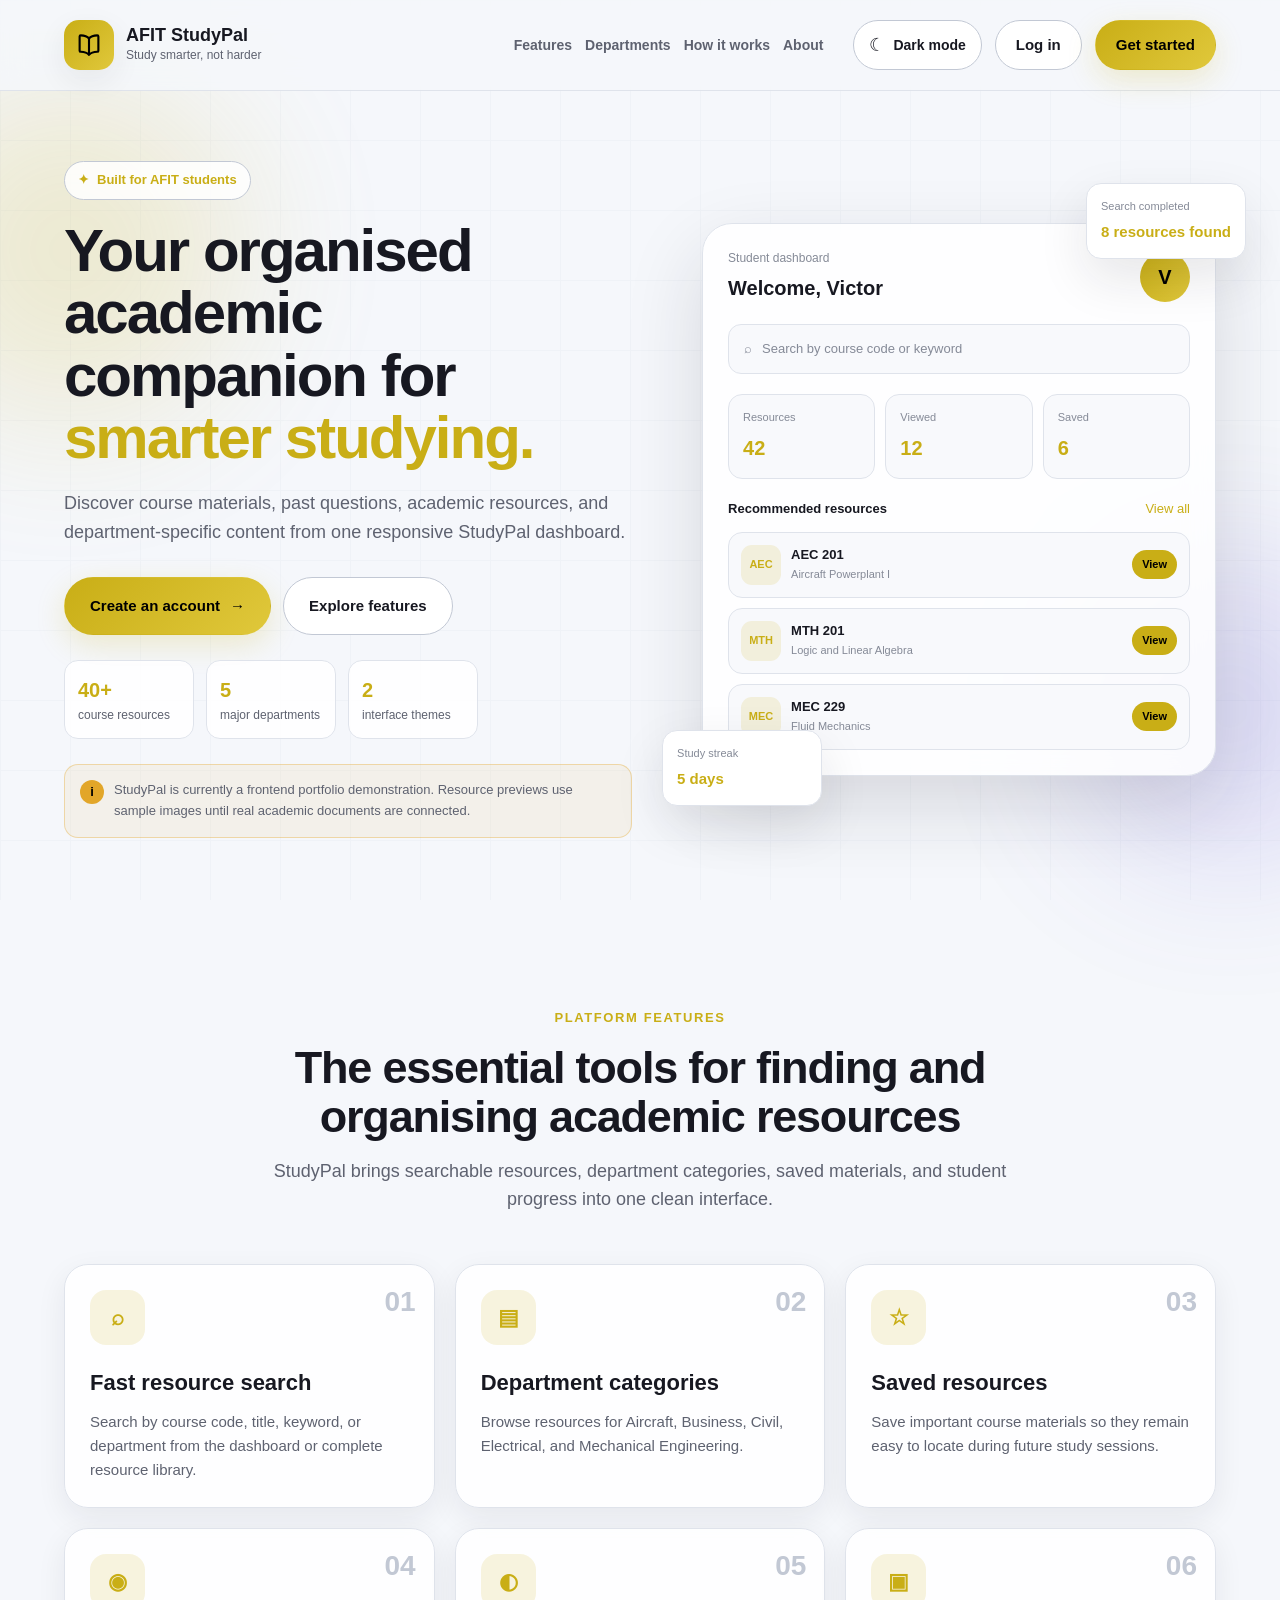
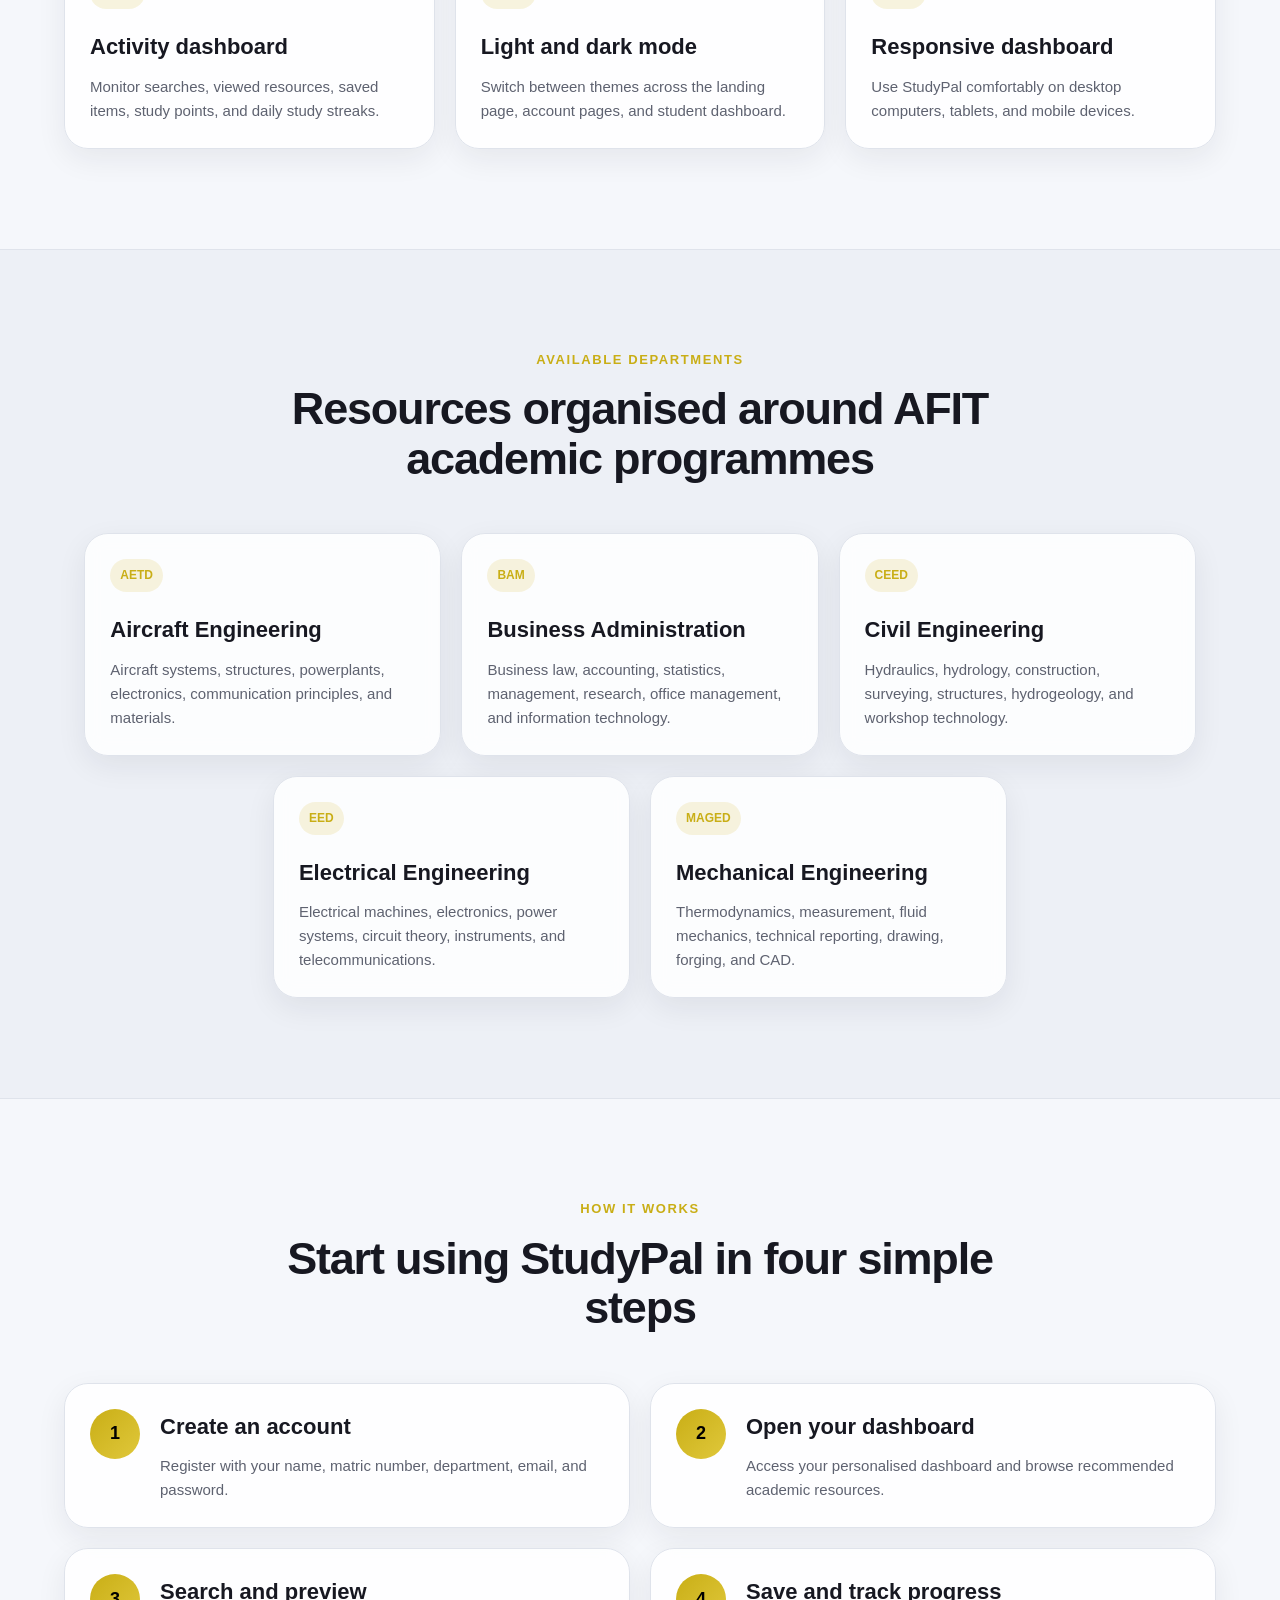
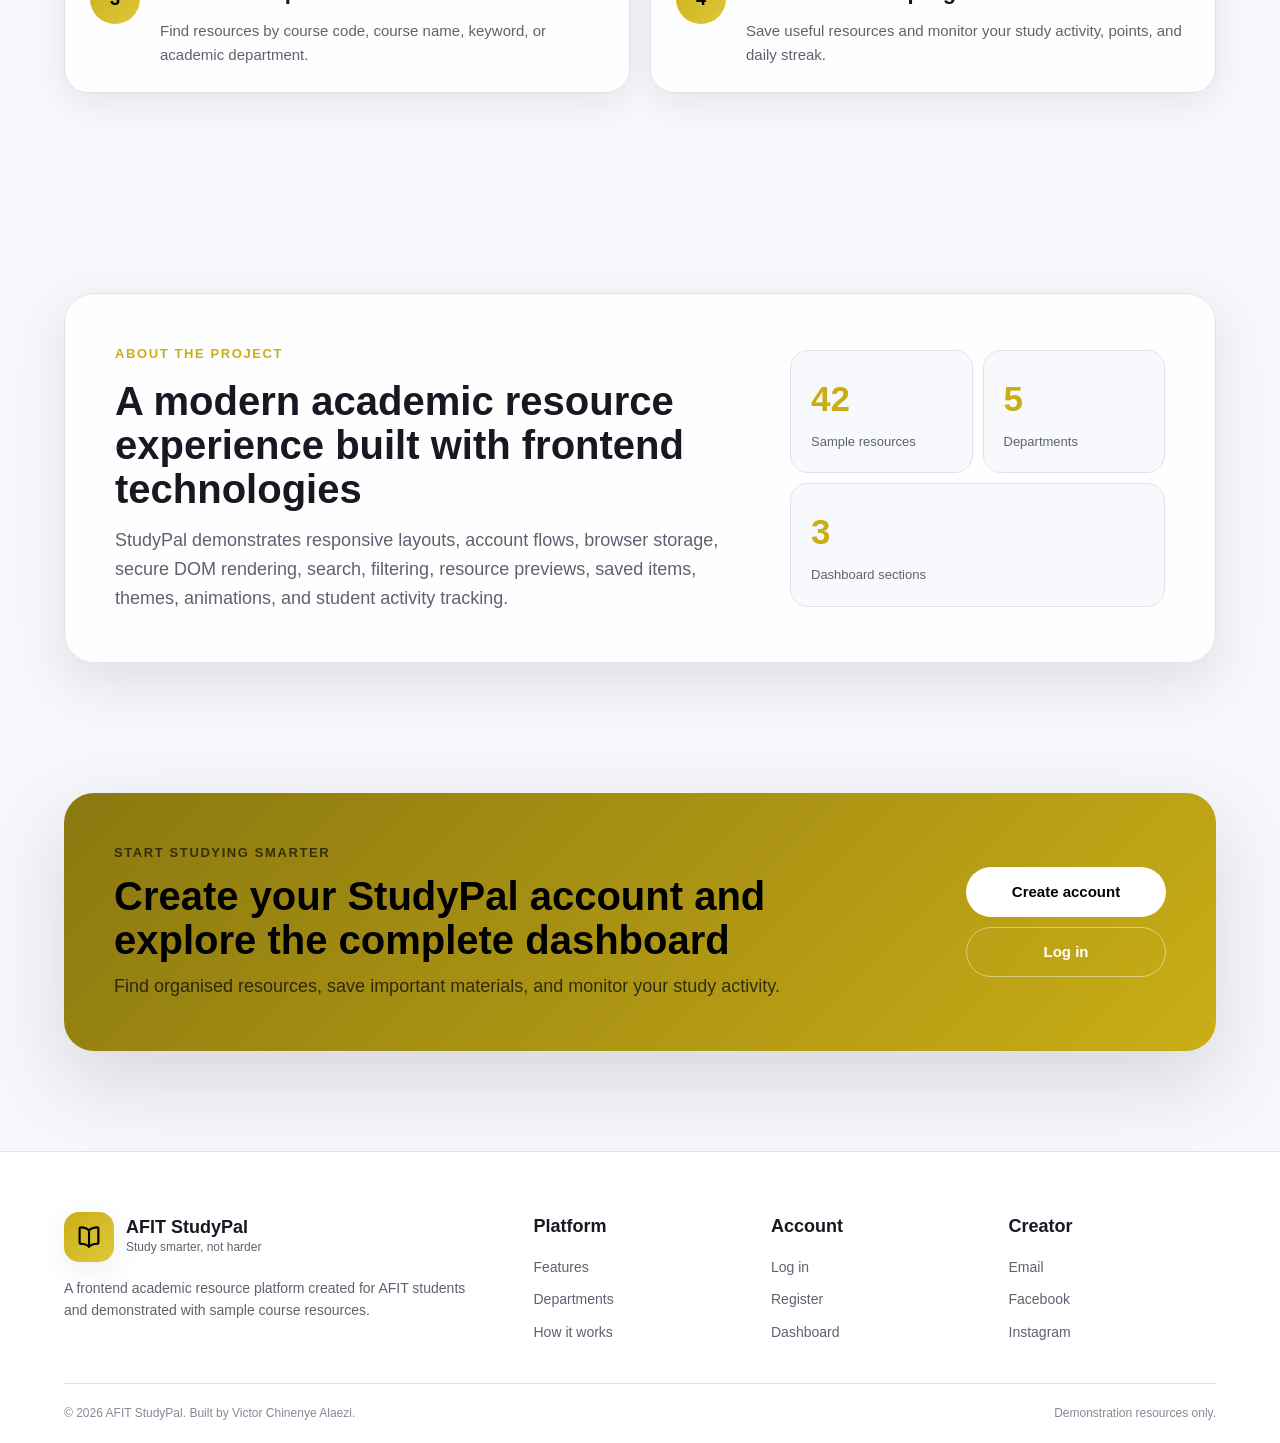
<file: index.html>
<!DOCTYPE html>
<html lang="en" class="no-js">
<head>
    <meta charset="UTF-8">
    <meta name="viewport" content="width=device-width, initial-scale=1.0">
    <meta name="description" content="AFIT StudyPal provides organised academic resources, course materials, past questions, and study support for AFIT students.">
    <meta name="robots" content="index, follow">
    <meta name="theme-color" content="#131218">
    <title>AFIT StudyPal | Study Smarter</title>
    <link rel="stylesheet" href="/afit studypal.css">
    <script src="/afit studypal.js" defer></script>
</head>
<body class="landing-page">
    <a href="#main-content" class="skip-link">Skip to main content</a>
    <div class="background-grid" aria-hidden="true"></div>
    <div class="background-orb background-orb--one" aria-hidden="true"></div>
    <div class="background-orb background-orb--two" aria-hidden="true"></div>
    <header class="landing-header">
        <div class="container landing-header__inner">
            <a href="/index.html" class="brand" aria-label="AFIT StudyPal home">
                <span class="brand__mark" aria-hidden="true">
                    <svg viewBox="0 0 24 24">
                        <path
                            d="M4.5 5.2c0-.5.4-.9.9-.9 3.4.1 5.4 1.1 6.6 2.5 1.2-1.4 3.2-2.4 6.6-2.5.5 0 .9.4.9.9v11.3c0 .5-.4.9-.9.9-3.4.1-5.4 1.1-6.6 2.5-1.2-1.4-3.2-2.4-6.6-2.5-.5 0-.9-.4-.9-.9V5.2Z"
                        ></path>

                        <path d="M12 6.8v13.1"></path>
                    </svg>
                </span>

                <span class="brand__text">
                    <strong>AFIT StudyPal</strong>
                    <small>Study smarter, not harder</small>
                </span>
            </a>

            <button
                id="landing-menu-button"
                class="menu-button"
                type="button"
                aria-label="Open navigation menu"
                aria-controls="landing-navigation"
                aria-expanded="false"
            >
                <span></span>
                <span></span>
                <span></span>
            </button>

            <nav
                id="landing-navigation"
                class="landing-navigation"
                aria-label="Main navigation"
            >
                <div class="landing-navigation__links">
                    <a href="#features">Features</a>
                    <a href="#departments">Departments</a>
                    <a href="#how-it-works">How it works</a>
                    <a href="#about">About</a>
                </div>

                <div class="landing-navigation__actions">
                    <button
                        id="theme-toggle"
                        class="theme-toggle"
                        type="button"
                        aria-label="Switch to light mode"
                        aria-pressed="true"
                    >
                        <span
                            class="theme-toggle__icon"
                            aria-hidden="true"
                        >
                            ☀
                        </span>

                        <span class="theme-toggle__text">
                            Light mode
                        </span>
                    </button>

                    <a
                        id="landing-login-link"
                        href="/login/afit studypal-login.html"
                        class="button button--secondary"
                    >
                        Log in
                    </a>

                    <a
                        id="landing-register-link"
                        href="/register/afit studypal-register.html"
                        class="button button--primary"
                    >
                        Get started
                    </a>
                </div>
            </nav>
        </div>
    </header>

    <main id="main-content">
        <section class="hero-section">
            <div class="container hero-section__grid">
                <div class="hero-content reveal-element">
                    <div class="hero-badge">
                        <span aria-hidden="true">✦</span>
                        Built for AFIT students
                    </div>

                    <h1>
                        Your organised academic companion for
                        <span>smarter studying.</span>
                    </h1>

                    <p class="hero-content__description">
                        Discover course materials, past questions, academic
                        resources, and department-specific content from one
                        responsive StudyPal dashboard.
                    </p>

                    <div class="hero-actions">
                        <a
                            id="hero-primary-action"
                            href="/register/afit studypal-register.html"
                            class="button button--primary button--large"
                        >
                            Create an account
                            <span aria-hidden="true">→</span>
                        </a>

                        <a
                            href="#features"
                            class="button button--secondary button--large"
                        >
                            Explore features
                        </a>
                    </div>

                    <div class="hero-points">
                        <span>
                            <strong>40+</strong>
                            course resources
                        </span>

                        <span>
                            <strong>5</strong>
                            major departments
                        </span>

                        <span>
                            <strong>2</strong>
                            interface themes
                        </span>
                    </div>

                    <div class="demo-notice">
                        <span aria-hidden="true">i</span>

                        <p>
                            StudyPal is currently a frontend portfolio
                            demonstration. Resource previews use sample images
                            until real academic documents are connected.
                        </p>
                    </div>
                </div>

                <div class="hero-visual reveal-element">
                    <div class="dashboard-mockup">
                        <div class="dashboard-mockup__header">
                            <div>
                                <small>Student dashboard</small>
                                <strong>Welcome, Victor</strong>
                            </div>

                            <span class="dashboard-mockup__avatar">
                                V
                            </span>
                        </div>

                        <div class="dashboard-mockup__search">
                            <span aria-hidden="true">⌕</span>
                            Search by course code or keyword
                        </div>

                        <div class="dashboard-mockup__statistics">
                            <article>
                                <span>Resources</span>
                                <strong>42</strong>
                            </article>

                            <article>
                                <span>Viewed</span>
                                <strong>12</strong>
                            </article>

                            <article>
                                <span>Saved</span>
                                <strong>6</strong>
                            </article>
                        </div>

                        <div class="dashboard-mockup__heading">
                            <strong>Recommended resources</strong>
                            <span>View all</span>
                        </div>

                        <div class="dashboard-mockup__resources">
                            <article>
                                <span>AEC</span>

                                <div>
                                    <strong>AEC 201</strong>
                                    <small>Aircraft Powerplant I</small>
                                </div>

                                <button type="button" tabindex="-1">
                                    View
                                </button>
                            </article>

                            <article>
                                <span>MTH</span>

                                <div>
                                    <strong>MTH 201</strong>
                                    <small>Logic and Linear Algebra</small>
                                </div>

                                <button type="button" tabindex="-1">
                                    View
                                </button>
                            </article>

                            <article>
                                <span>MEC</span>

                                <div>
                                    <strong>MEC 229</strong>
                                    <small>Fluid Mechanics</small>
                                </div>

                                <button type="button" tabindex="-1">
                                    View
                                </button>
                            </article>
                        </div>
                    </div>

                    <div class="floating-card floating-card--search">
                        <span>Search completed</span>
                        <strong>8 resources found</strong>
                    </div>

                    <div class="floating-card floating-card--streak">
                        <span>Study streak</span>
                        <strong>5 days</strong>
                    </div>
                </div>
            </div>
        </section>

        <section
            id="features"
            class="landing-section"
        >
            <div class="container">
                <div class="section-heading reveal-element">
                    <p class="eyebrow">Platform features</p>

                    <h2>
                        The essential tools for finding and organising academic resources
                    </h2>

                    <p>
                        StudyPal brings searchable resources, department
                        categories, saved materials, and student progress into
                        one clean interface.
                    </p>
                </div>

                <div class="features-grid">
                    <article class="feature-card reveal-element">
                        <span class="feature-card__number">01</span>
                        <span class="feature-card__icon">⌕</span>

                        <h3>Fast resource search</h3>

                        <p>
                            Search by course code, title, keyword, or department
                            from the dashboard or complete resource library.
                        </p>
                    </article>

                    <article class="feature-card reveal-element">
                        <span class="feature-card__number">02</span>
                        <span class="feature-card__icon">▤</span>

                        <h3>Department categories</h3>

                        <p>
                            Browse resources for Aircraft, Business, Civil,
                            Electrical, and Mechanical Engineering.
                        </p>
                    </article>

                    <article class="feature-card reveal-element">
                        <span class="feature-card__number">03</span>
                        <span class="feature-card__icon">☆</span>

                        <h3>Saved resources</h3>

                        <p>
                            Save important course materials so they remain easy
                            to locate during future study sessions.
                        </p>
                    </article>

                    <article class="feature-card reveal-element">
                        <span class="feature-card__number">04</span>
                        <span class="feature-card__icon">◉</span>

                        <h3>Activity dashboard</h3>

                        <p>
                            Monitor searches, viewed resources, saved items,
                            study points, and daily study streaks.
                        </p>
                    </article>

                    <article class="feature-card reveal-element">
                        <span class="feature-card__number">05</span>
                        <span class="feature-card__icon">◐</span>

                        <h3>Light and dark mode</h3>

                        <p>
                            Switch between themes across the landing page,
                            account pages, and student dashboard.
                        </p>
                    </article>

                    <article class="feature-card reveal-element">
                        <span class="feature-card__number">06</span>
                        <span class="feature-card__icon">▣</span>

                        <h3>Responsive dashboard</h3>

                        <p>
                            Use StudyPal comfortably on desktop computers,
                            tablets, and mobile devices.
                        </p>
                    </article>
                </div>
            </div>
        </section>

        <section
            id="departments"
            class="landing-section landing-section--soft"
        >
            <div class="container">
                <div class="section-heading reveal-element">
                    <p class="eyebrow">Available departments</p>

                    <h2>
                        Resources organised around AFIT academic programmes
                    </h2>
                </div>

                <div class="department-grid">
                    <article class="department-card reveal-element">
                        <span>AETD</span>
                        <h3>Aircraft Engineering</h3>
                        <p>
                            Aircraft systems, structures, powerplants,
                            electronics, communication principles, and materials.
                        </p>
                    </article>

                    <article class="department-card reveal-element">
                        <span>BAM</span>
                        <h3>Business Administration</h3>
                        <p>
                            Business law, accounting, statistics, management,
                            research, office management, and information technology.
                        </p>
                    </article>

                    <article class="department-card reveal-element">
                        <span>CEED</span>
                        <h3>Civil Engineering</h3>
                        <p>
                            Hydraulics, hydrology, construction, surveying,
                            structures, hydrogeology, and workshop technology.
                        </p>
                    </article>

                    <article class="department-card reveal-element">
                        <span>EED</span>
                        <h3>Electrical Engineering</h3>
                        <p>
                            Electrical machines, electronics, power systems,
                            circuit theory, instruments, and telecommunications.
                        </p>
                    </article>

                    <article class="department-card reveal-element">
                        <span>MAGED</span>
                        <h3>Mechanical Engineering</h3>
                        <p>
                            Thermodynamics, measurement, fluid mechanics,
                            technical reporting, drawing, forging, and CAD.
                        </p>
                    </article>
                </div>
            </div>
        </section>

        <section
            id="how-it-works"
            class="landing-section"
        >
            <div class="container">
                <div class="section-heading reveal-element">
                    <p class="eyebrow">How it works</p>

                    <h2>
                        Start using StudyPal in four simple steps
                    </h2>
                </div>

                <div class="steps-grid">
                    <article class="step-card reveal-element">
                        <span>1</span>

                        <div>
                            <h3>Create an account</h3>

                            <p>
                                Register with your name, matric number,
                                department, email, and password.
                            </p>
                        </div>
                    </article>

                    <article class="step-card reveal-element">
                        <span>2</span>

                        <div>
                            <h3>Open your dashboard</h3>

                            <p>
                                Access your personalised dashboard and browse
                                recommended academic resources.
                            </p>
                        </div>
                    </article>

                    <article class="step-card reveal-element">
                        <span>3</span>

                        <div>
                            <h3>Search and preview</h3>

                            <p>
                                Find resources by course code, course name,
                                keyword, or academic department.
                            </p>
                        </div>
                    </article>

                    <article class="step-card reveal-element">
                        <span>4</span>

                        <div>
                            <h3>Save and track progress</h3>

                            <p>
                                Save useful resources and monitor your study
                                activity, points, and daily streak.
                            </p>
                        </div>
                    </article>
                </div>
            </div>
        </section>

        <section
            id="about"
            class="landing-section"
        >
            <div class="container">
                <div class="about-panel reveal-element">
                    <div class="about-panel__content">
                        <p class="eyebrow">About the project</p>

                        <h2>
                            A modern academic resource experience built with frontend technologies
                        </h2>

                        <p>
                            StudyPal demonstrates responsive layouts, account
                            flows, browser storage, secure DOM rendering,
                            search, filtering, resource previews, saved items,
                            themes, animations, and student activity tracking.
                        </p>
                    </div>

                    <div class="about-panel__statistics">
                        <article>
                            <strong>42</strong>
                            <span>Sample resources</span>
                        </article>

                        <article>
                            <strong>5</strong>
                            <span>Departments</span>
                        </article>

                        <article>
                            <strong>3</strong>
                            <span>Dashboard sections</span>
                        </article>
                    </div>
                </div>
            </div>
        </section>

        <section class="landing-cta">
            <div class="container">
                <div class="landing-cta__panel reveal-element">
                    <div>
                        <p class="eyebrow">Start studying smarter</p>

                        <h2>
                            Create your StudyPal account and explore the complete dashboard
                        </h2>

                        <p>
                            Find organised resources, save important materials,
                            and monitor your study activity.
                        </p>
                    </div>

                    <div class="landing-cta__actions">
                        <a
                            id="cta-register-link"
                            href="/register/afit studypal-register.html"
                            class="button button--light"
                        >
                            Create account
                        </a>

                        <a
                            id="cta-login-link"
                            href="/login/afit studypal-login.html"
                            class="button button--outline-light"
                        >
                            Log in
                        </a>
                    </div>
                </div>
            </div>
        </section>
    </main>

    <footer class="landing-footer">
        <div class="container landing-footer__top">
            <div>
                <a
                    href="/index.html"
                    class="brand"
                >
                    <span
                        class="brand__mark"
                        aria-hidden="true"
                    >
                        <svg viewBox="0 0 24 24">
                            <path
                                d="M4.5 5.2c0-.5.4-.9.9-.9 3.4.1 5.4 1.1 6.6 2.5 1.2-1.4 3.2-2.4 6.6-2.5.5 0 .9.4.9.9v11.3c0 .5-.4.9-.9.9-3.4.1-5.4 1.1-6.6 2.5-1.2-1.4-3.2-2.4-6.6-2.5-.5 0-.9-.4-.9-.9V5.2Z"
                            ></path>

                            <path d="M12 6.8v13.1"></path>
                        </svg>
                    </span>

                    <span class="brand__text">
                        <strong>AFIT StudyPal</strong>
                        <small>Study smarter, not harder</small>
                    </span>
                </a>

                <p class="landing-footer__description">
                    A frontend academic resource platform created for AFIT
                    students and demonstrated with sample course resources.
                </p>
            </div>

            <div class="landing-footer__links">
                <div>
                    <strong>Platform</strong>
                    <a href="#features">Features</a>
                    <a href="#departments">Departments</a>
                    <a href="#how-it-works">How it works</a>
                </div>

                <div>
                    <strong>Account</strong>
                    <a href="/login/afit studypal-login.html">Log in</a>
                    <a href="/register/afit studypal-register.html">Register</a>
                    <a href="/home/afit studypal-home.html">Dashboard</a>
                </div>

                <div>
                    <strong>Creator</strong>
                    <a href="mailto:victoralaezi6@gmail.com">Email</a>

                    <a
                        href="https://www.facebook.com/profile.php?id=61550055038846"
                        target="_blank"
                        rel="noopener noreferrer"
                    >
                        Facebook
                    </a>

                    <a
                        href="https://www.instagram.com/boi_nenye?igsh=ZGUzMzM3NWJiOQ=="
                        target="_blank"
                        rel="noopener noreferrer"
                    >
                        Instagram
                    </a>
                </div>
            </div>
        </div>

        <div class="container landing-footer__bottom">
            <p>
                &copy;
                <span id="current-year">2026</span>
                AFIT StudyPal. Built by Victor Chinenye Alaezi.
            </p>

            <p>
                Demonstration resources only.
            </p>
        </div>
    </footer>
</body>
</html>
</file>
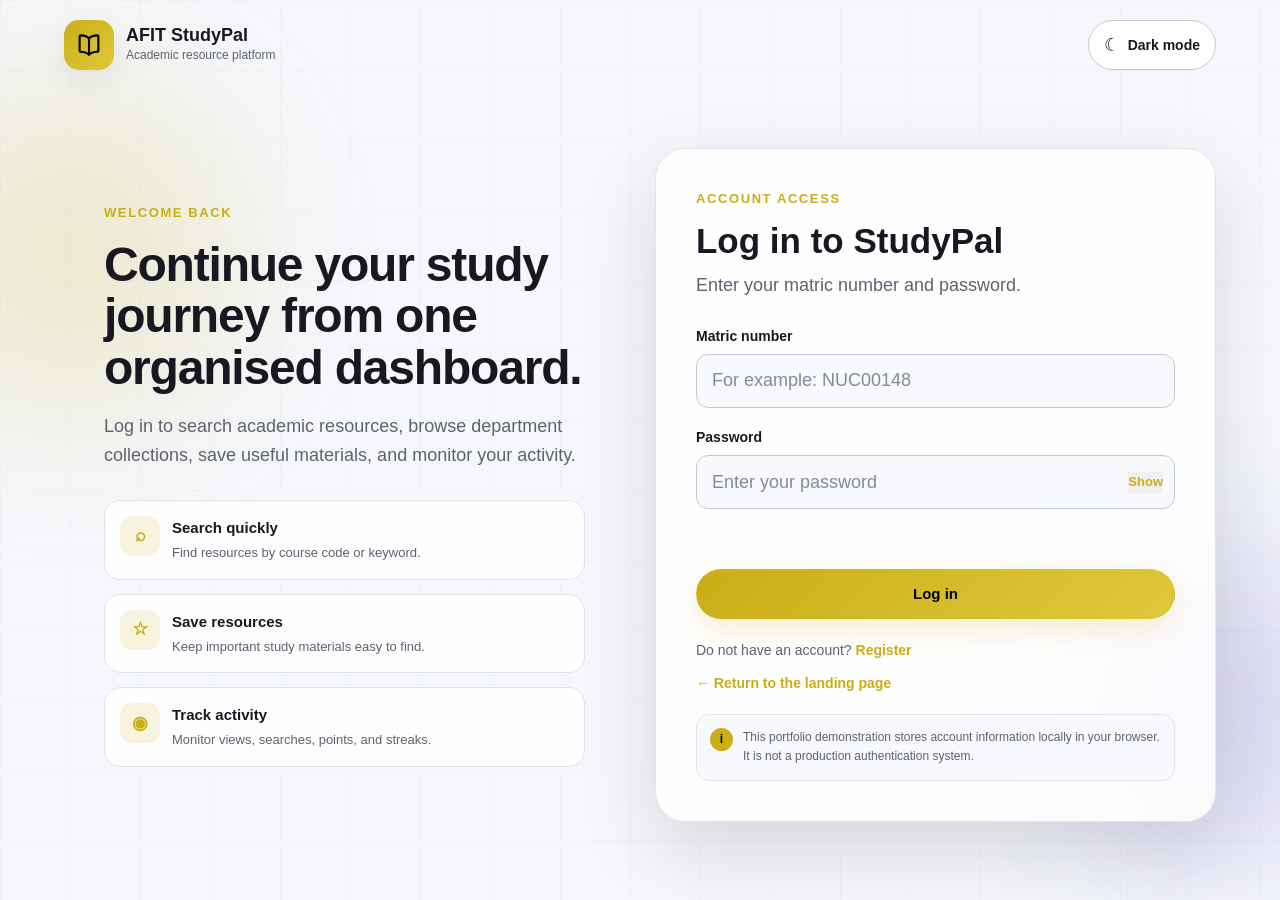
<file: home/afit studypal-home.html>
<!DOCTYPE html>
<html lang="en">
<head>
    <meta charset="UTF-8">

    <meta
        name="viewport"
        content="width=device-width, initial-scale=1.0"
    >

    <meta
        name="description"
        content="AFIT StudyPal student dashboard for finding, previewing, and saving academic resources."
    >

    <meta
        name="theme-color"
        content="#131218"
    >

    <meta
        name="robots"
        content="noindex, nofollow"
    >

    <title>AFIT StudyPal | Dashboard</title>

    <link
        rel="stylesheet"
        href="/afit studypal.css"
    >

    <script
        src="/home/afit studypal-home.js"
        defer
    ></script>
</head>

<body class="app-page">
    <div
        id="page-loader"
        class="page-loader is-visible"
        aria-hidden="true"
    >
        <div class="page-loader__logo">
            SP
        </div>

        <div class="page-loader__spinner"></div>

        <p id="loader-text">
            Preparing your StudyPal dashboard...
        </p>
    </div>

    <div
        id="app-toast"
        class="toast"
        role="status"
        aria-live="polite"
        aria-atomic="true"
    ></div>

    <div
        id="mobile-backdrop"
        class="mobile-backdrop"
        aria-hidden="true"
    ></div>

    <aside
        id="app-sidebar"
        class="app-sidebar"
        aria-label="Dashboard navigation"
    >
        <div class="app-sidebar__top">
            <a
                href="/index.html"
                class="sidebar-brand"
            >
                <span
                    class="sidebar-brand__mark"
                    aria-hidden="true"
                >
                    <svg viewBox="0 0 24 24">
                        <path
                            d="M4.5 5.2c0-.5.4-.9.9-.9 3.4.1 5.4 1.1 6.6 2.5 1.2-1.4 3.2-2.4 6.6-2.5.5 0 .9.4.9.9v11.3c0 .5-.4.9-.9.9-3.4.1-5.4 1.1-6.6 2.5-1.2-1.4-3.2-2.4-6.6-2.5-.5 0-.9-.4-.9-.9V5.2Z"
                        ></path>

                        <path d="M12 6.8v13.1"></path>
                    </svg>
                </span>

                <span class="sidebar-brand__text">
                    <strong>StudyPal</strong>
                    <small>AFIT resources</small>
                </span>
            </a>

            <button
                id="sidebar-collapse-button"
                class="sidebar-collapse-button"
                type="button"
                aria-label="Collapse sidebar"
            >
                <span aria-hidden="true">⇆</span>
            </button>
        </div>

        <form
            id="sidebar-search-form"
            class="sidebar-search"
            role="search"
        >
            <label
                for="sidebar-search-input"
                class="visually-hidden"
            >
                Search resources
            </label>

            <span aria-hidden="true">⌕</span>

            <input
                type="search"
                id="sidebar-search-input"
                placeholder="Search resources"
                maxlength="80"
                autocomplete="off"
            >
        </form>

        <nav class="sidebar-navigation">
            <button
                class="sidebar-navigation__button is-active"
                type="button"
                data-view-target="home"
            >
                <span aria-hidden="true">⌂</span>
                <strong>Home</strong>
            </button>

            <button
                class="sidebar-navigation__button"
                type="button"
                data-view-target="browse"
            >
                <span aria-hidden="true">▤</span>
                <strong>Browse</strong>
            </button>

            <button
                class="sidebar-navigation__button"
                type="button"
                data-view-target="profile"
            >
                <span aria-hidden="true">●</span>
                <strong>Profile</strong>
            </button>
        </nav>

        <div class="app-sidebar__bottom">
            <button
                id="logout-button"
                class="sidebar-navigation__button sidebar-navigation__button--danger"
                type="button"
            >
                <span aria-hidden="true">↪</span>
                <strong>Log out</strong>
            </button>
        </div>
    </aside>

    <div class="app-workspace">
        <header class="app-header">
            <button
                id="mobile-menu-button"
                class="mobile-menu-button"
                type="button"
                aria-label="Open navigation menu"
                aria-expanded="false"
            >
                <span></span>
                <span></span>
                <span></span>
            </button>

            <div class="app-header__title">
                <small>AFIT StudyPal</small>
                <h1 id="current-view-title">Dashboard</h1>
            </div>

            <div class="app-header__actions">
                <button
                    id="theme-toggle"
                    class="theme-toggle"
                    type="button"
                    aria-label="Switch to light mode"
                    aria-pressed="true"
                >
                    <span
                        class="theme-toggle__icon"
                        aria-hidden="true"
                    >
                        ☀
                    </span>

                    <span class="theme-toggle__text">
                        Light mode
                    </span>
                </button>

                <button
                    id="header-profile-button"
                    class="header-profile"
                    type="button"
                    aria-label="Open profile"
                >
                    <span
                        id="header-profile-letter"
                        class="header-profile__avatar"
                    >
                        S
                    </span>

                    <span class="header-profile__text">
                        <strong id="header-profile-name">
                            Student
                        </strong>

                        <small id="header-profile-matric">
                            Matric number
                        </small>
                    </span>
                </button>
            </div>
        </header>

        <main class="app-main">
            <section
                id="home-view"
                class="app-view is-active"
                data-app-view="home"
                aria-labelledby="home-view-heading"
            >
                <div class="welcome-panel">
                    <div>
                        <p class="eyebrow">
                            Student dashboard
                        </p>

                        <h2 id="home-view-heading">
                            Welcome,
                            <span id="welcome-name">Student</span>.
                        </h2>

                        <p>
                            Search course resources, explore department
                            collections, save useful materials, and maintain
                            your daily study activity.
                        </p>

                        <button
                            id="browse-resources-button"
                            class="button button--primary"
                            type="button"
                        >
                            Browse all resources
                            <span aria-hidden="true">→</span>
                        </button>
                    </div>

                    <div class="welcome-panel__badge">
                        <span
                            id="welcome-profile-letter"
                            aria-hidden="true"
                        >
                            S
                        </span>

                        <strong id="welcome-department">
                            General Studies
                        </strong>

                        <small id="welcome-date">
                            Today
                        </small>
                    </div>
                </div>

                <div class="dashboard-statistics">
                    <article>
                        <span class="dashboard-statistics__icon">⌕</span>

                        <div>
                            <small>Searches</small>
                            <strong id="search-count">0</strong>
                        </div>
                    </article>

                    <article>
                        <span class="dashboard-statistics__icon">◉</span>

                        <div>
                            <small>Viewed</small>
                            <strong id="view-count">0</strong>
                        </div>
                    </article>

                    <article>
                        <span class="dashboard-statistics__icon">☆</span>

                        <div>
                            <small>Saved</small>
                            <strong id="saved-count">0</strong>
                        </div>
                    </article>

                    <article>
                        <span class="dashboard-statistics__icon">↑</span>

                        <div>
                            <small>Study streak</small>
                            <strong id="streak-count">1 day</strong>
                        </div>
                    </article>
                </div>

                <section class="resource-section">
                    <div class="resource-section__heading">
                        <div>
                            <p class="eyebrow">Recommended</p>
                            <h2>Showcase resources</h2>
                        </div>

                        <div class="carousel-controls">
                            <button
                                type="button"
                                data-scroll-target="showcase-resource-track"
                                data-scroll-direction="-1"
                                aria-label="Scroll showcase resources left"
                            >
                                ←
                            </button>

                            <button
                                type="button"
                                data-scroll-target="showcase-resource-track"
                                data-scroll-direction="1"
                                aria-label="Scroll showcase resources right"
                            >
                                →
                            </button>
                        </div>
                    </div>

                    <div
                        id="showcase-resource-track"
                        class="resource-track"
                    ></div>
                </section>

                <section class="resource-section">
                    <div class="resource-section__heading">
                        <div>
                            <p class="eyebrow">Department collections</p>
                            <h2>Browse by academic programme</h2>
                        </div>
                    </div>

                    <div
                        id="department-resource-sections"
                        class="department-resource-sections"
                    ></div>
                </section>
            </section>

            <section
                id="browse-view"
                class="app-view"
                data-app-view="browse"
                aria-labelledby="browse-view-heading"
                hidden
            >
                <div class="view-heading">
                    <div>
                        <p class="eyebrow">Resource library</p>
                        <h2 id="browse-view-heading">
                            Browse academic resources
                        </h2>

                        <p>
                            Search by course code, course title, keyword, or
                            department.
                        </p>
                    </div>

                    <div class="browse-results-summary">
                        <span id="browse-result-count">0</span>
                        resources found
                    </div>
                </div>

                <form
                    id="browse-search-form"
                    class="browse-toolbar"
                    role="search"
                >
                    <div class="browse-search-field">
                        <label
                            for="browse-search-input"
                            class="visually-hidden"
                        >
                            Search resource library
                        </label>

                        <span aria-hidden="true">⌕</span>

                        <input
                            type="search"
                            id="browse-search-input"
                            placeholder="Search course code, title, or keyword"
                            maxlength="80"
                            autocomplete="off"
                        >
                    </div>

                    <label
                        for="department-filter"
                        class="visually-hidden"
                    >
                        Filter by department
                    </label>

                    <select id="department-filter">
                        <option value="all">
                            All departments
                        </option>

                        <option value="AETD">
                            Aircraft Engineering
                        </option>

                        <option value="BAM">
                            Business Administration
                        </option>

                        <option value="CEED">
                            Civil Engineering
                        </option>

                        <option value="EED">
                            Electrical Engineering
                        </option>

                        <option value="MAGED">
                            Mechanical Engineering
                        </option>

                        <option value="GENERAL">
                            General Studies
                        </option>

                        <option value="saved">
                            Saved resources
                        </option>
                    </select>

                    <button
                        class="button button--primary"
                        type="submit"
                    >
                        Search
                    </button>
                </form>

                <div
                    id="browse-resource-list"
                    class="browse-resource-list"
                ></div>
            </section>

            <section
                id="profile-view"
                class="app-view"
                data-app-view="profile"
                aria-labelledby="profile-view-heading"
                hidden
            >
                <div class="profile-heading">
                    <div
                        id="profile-large-letter"
                        class="profile-heading__avatar"
                    >
                        S
                    </div>

                    <div>
                        <p class="eyebrow">Student profile</p>

                        <h2 id="profile-view-heading">
                            Student Name
                        </h2>

                        <p id="profile-department">
                            Department
                        </p>
                    </div>
                </div>

                <div class="profile-grid">
                    <article class="profile-information-card">
                        <h3>Account information</h3>

                        <dl>
                            <div>
                                <dt>Full name</dt>
                                <dd id="profile-full-name">Student</dd>
                            </div>

                            <div>
                                <dt>Matric number</dt>
                                <dd id="profile-matric-number">Unavailable</dd>
                            </div>

                            <div>
                                <dt>Email</dt>
                                <dd id="profile-email">Unavailable</dd>
                            </div>

                            <div>
                                <dt>Department</dt>
                                <dd id="profile-department-value">General</dd>
                            </div>

                            <div>
                                <dt>Account created</dt>
                                <dd id="profile-created-date">Unavailable</dd>
                            </div>

                            <div>
                                <dt>Online status</dt>
                                <dd class="online-status">
                                    <span aria-hidden="true"></span>
                                    Online
                                </dd>
                            </div>
                        </dl>
                    </article>

                    <article class="profile-activity-card">
                        <h3>Study activity</h3>

                        <div class="profile-activity-grid">
                            <div>
                                <span>Searches</span>
                                <strong id="profile-search-count">0</strong>
                            </div>

                            <div>
                                <span>Viewed</span>
                                <strong id="profile-view-count">0</strong>
                            </div>

                            <div>
                                <span>Saved</span>
                                <strong id="profile-saved-count">0</strong>
                            </div>

                            <div>
                                <span>Streak</span>
                                <strong id="profile-streak-count">1 day</strong>
                            </div>

                            <div>
                                <span>Study points</span>
                                <strong id="profile-points-count">0</strong>
                            </div>

                            <div>
                                <span>Reward level</span>
                                <strong id="profile-reward-level">Starter</strong>
                            </div>
                        </div>

                        <button
                            id="reset-activity-button"
                            class="button button--danger"
                            type="button"
                        >
                            Reset activity
                        </button>
                    </article>
                </div>
            </section>
        </main>

        <footer class="app-footer">
            <p>
                &copy;
                <span id="current-year">2026</span>
                AFIT StudyPal. Built by Victor Chinenye Alaezi.
            </p>

            <p>
                Demonstration resources only.
            </p>
        </footer>
    </div>

    <dialog
        id="resource-dialog"
        class="resource-dialog"
        aria-labelledby="resource-dialog-title"
    >
        <div class="resource-dialog__panel">
            <div class="resource-dialog__header">
                <div>
                    <p
                        id="resource-dialog-code"
                        class="eyebrow"
                    >
                        Course code
                    </p>

                    <h2 id="resource-dialog-title">
                        Resource title
                    </h2>

                    <p id="resource-dialog-department">
                        Department
                    </p>
                </div>

                <button
                    id="close-resource-dialog"
                    class="dialog-close-button"
                    type="button"
                    aria-label="Close resource preview"
                >
                    ×
                </button>
            </div>

            <div class="resource-dialog__preview">
                <img
                    id="resource-preview-image"
                    src="/images/dashboard1.jpeg"
                    alt=""
                >
            </div>

            <div class="resource-dialog__footer">
                <p>
                    This demonstration displays a sample image in place of an
                    actual PDF document.
                </p>

                <button
                    id="dialog-save-button"
                    class="button button--primary"
                    type="button"
                >
                    Save resource
                </button>
            </div>
        </div>
    </dialog>
</body>
</html>
</file>
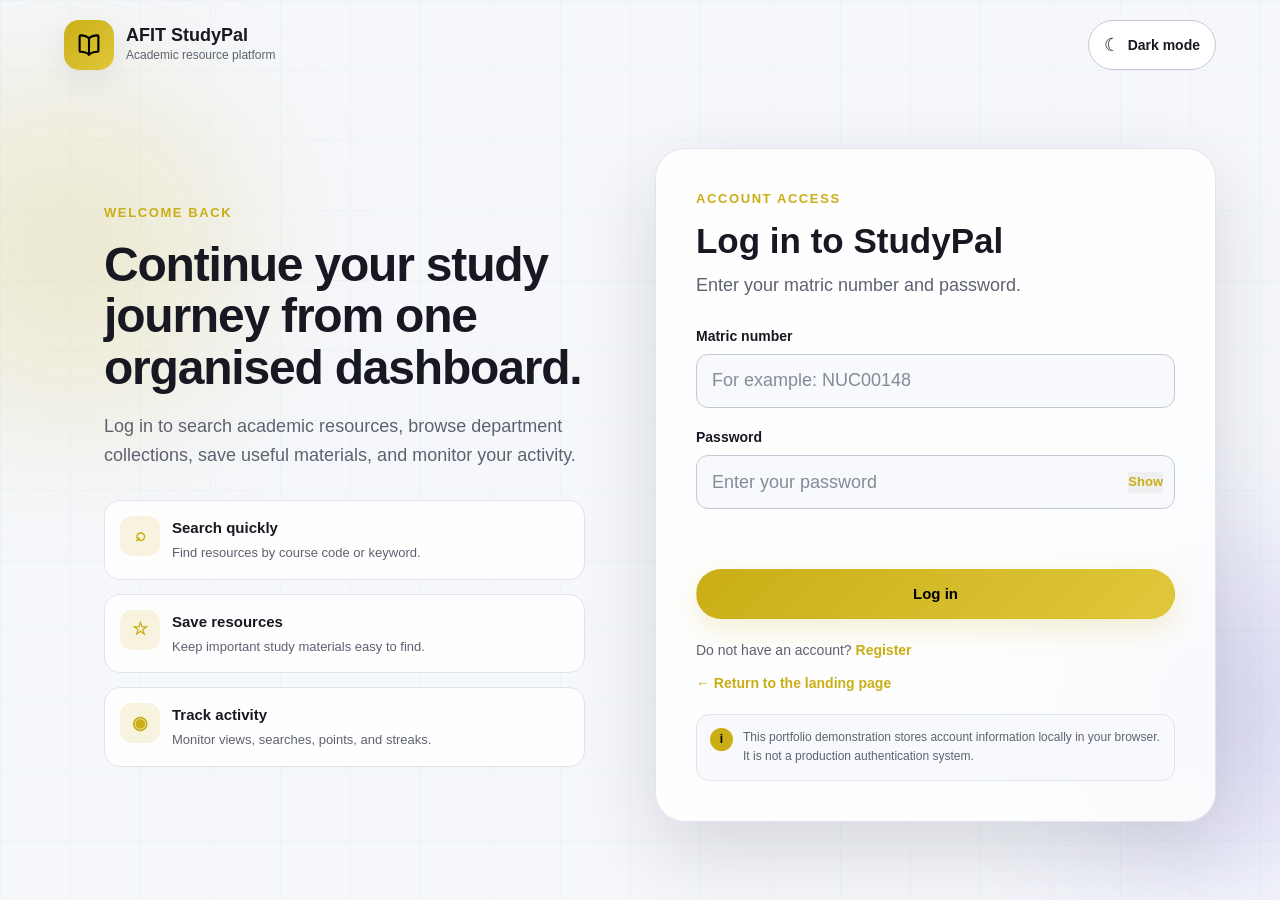
<file: login/afit studypal-login.html>
<!DOCTYPE html>
<html lang="en">
<head>
    <meta charset="UTF-8">

    <meta
        name="viewport"
        content="width=device-width, initial-scale=1.0"
    >

    <meta
        name="description"
        content="Log in to AFIT StudyPal and access your academic resource dashboard."
    >

    <meta
        name="theme-color"
        content="#131218"
    >

    <title>AFIT StudyPal | Log In</title>

    <link
        rel="stylesheet"
        href="/afit studypal.css"
    >

    <script
        src="/login/afit studypal-login.js"
        defer
    ></script>
</head>

<body class="auth-page">
    <div
        class="background-grid"
        aria-hidden="true"
    ></div>

    <div
        class="background-orb background-orb--one"
        aria-hidden="true"
    ></div>

    <div
        class="background-orb background-orb--two"
        aria-hidden="true"
    ></div>

    <div
        id="page-loader"
        class="page-loader"
        aria-hidden="true"
    >
        <div class="page-loader__logo">
            SP
        </div>

        <div class="page-loader__spinner"></div>

        <p id="loader-text">
            Signing you in...
        </p>
    </div>

    <div
        id="app-toast"
        class="toast"
        role="status"
        aria-live="polite"
        aria-atomic="true"
    ></div>

    <header class="auth-header container">
        <a
            href="/index.html"
            class="brand"
        >
            <span
                class="brand__mark"
                aria-hidden="true"
            >
                <svg viewBox="0 0 24 24">
                    <path
                        d="M4.5 5.2c0-.5.4-.9.9-.9 3.4.1 5.4 1.1 6.6 2.5 1.2-1.4 3.2-2.4 6.6-2.5.5 0 .9.4.9.9v11.3c0 .5-.4.9-.9.9-3.4.1-5.4 1.1-6.6 2.5-1.2-1.4-3.2-2.4-6.6-2.5-.5 0-.9-.4-.9-.9V5.2Z"
                    ></path>

                    <path d="M12 6.8v13.1"></path>
                </svg>
            </span>

            <span class="brand__text">
                <strong>AFIT StudyPal</strong>
                <small>Academic resource platform</small>
            </span>
        </a>

        <button
            id="theme-toggle"
            class="theme-toggle"
            type="button"
            aria-label="Switch to light mode"
            aria-pressed="true"
        >
            <span
                class="theme-toggle__icon"
                aria-hidden="true"
            >
                ☀
            </span>

            <span class="theme-toggle__text">
                Light mode
            </span>
        </button>
    </header>

    <main class="auth-shell container">
        <section class="auth-information">
            <p class="eyebrow">Welcome back</p>

            <h1>
                Continue your study journey from one organised dashboard.
            </h1>

            <p>
                Log in to search academic resources, browse department
                collections, save useful materials, and monitor your activity.
            </p>

            <div class="auth-information__features">
                <article>
                    <span>⌕</span>

                    <div>
                        <strong>Search quickly</strong>
                        <p>Find resources by course code or keyword.</p>
                    </div>
                </article>

                <article>
                    <span>☆</span>

                    <div>
                        <strong>Save resources</strong>
                        <p>Keep important study materials easy to find.</p>
                    </div>
                </article>

                <article>
                    <span>◉</span>

                    <div>
                        <strong>Track activity</strong>
                        <p>Monitor views, searches, points, and streaks.</p>
                    </div>
                </article>
            </div>
        </section>

        <section class="auth-card">
            <div class="auth-card__heading">
                <p class="eyebrow">Account access</p>

                <h2>Log in to StudyPal</h2>

                <p>
                    Enter your matric number and password.
                </p>
            </div>

            <form
                id="login-form"
                class="auth-form"
                novalidate
            >
                <div class="form-group">
                    <label for="login-matric-number">
                        Matric number
                    </label>

                    <input
                        type="text"
                        id="login-matric-number"
                        name="matricNumber"
                        placeholder="For example: NUC00148"
                        autocomplete="username"
                        minlength="3"
                        maxlength="30"
                        required
                    >
                </div>

                <div class="form-group">
                    <label for="login-password">
                        Password
                    </label>

                    <div class="password-field">
                        <input
                            type="password"
                            id="login-password"
                            name="password"
                            placeholder="Enter your password"
                            autocomplete="current-password"
                            maxlength="120"
                            required
                        >

                        <button
                            type="button"
                            class="password-toggle"
                            data-password-toggle="login-password"
                        >
                            Show
                        </button>
                    </div>
                </div>

                <p
                    id="form-message"
                    class="form-message"
                    role="alert"
                    aria-live="polite"
                ></p>

                <button
                    id="login-submit-button"
                    class="button button--primary button--full"
                    type="submit"
                >
                    <span>Log in</span>
                </button>
            </form>

            <div class="auth-card__links">
                <p>
                    Do not have an account?
                    <a href="/register/afit studypal-register.html">
                        Register
                    </a>
                </p>

                <a
                    href="/index.html"
                    class="auth-return-link"
                >
                    ← Return to the landing page
                </a>
            </div>

            <div class="auth-security-note">
                <span aria-hidden="true">i</span>

                <p>
                    This portfolio demonstration stores account information
                    locally in your browser. It is not a production
                    authentication system.
                </p>
            </div>
        </section>
    </main>
</body>
</html>
</file>
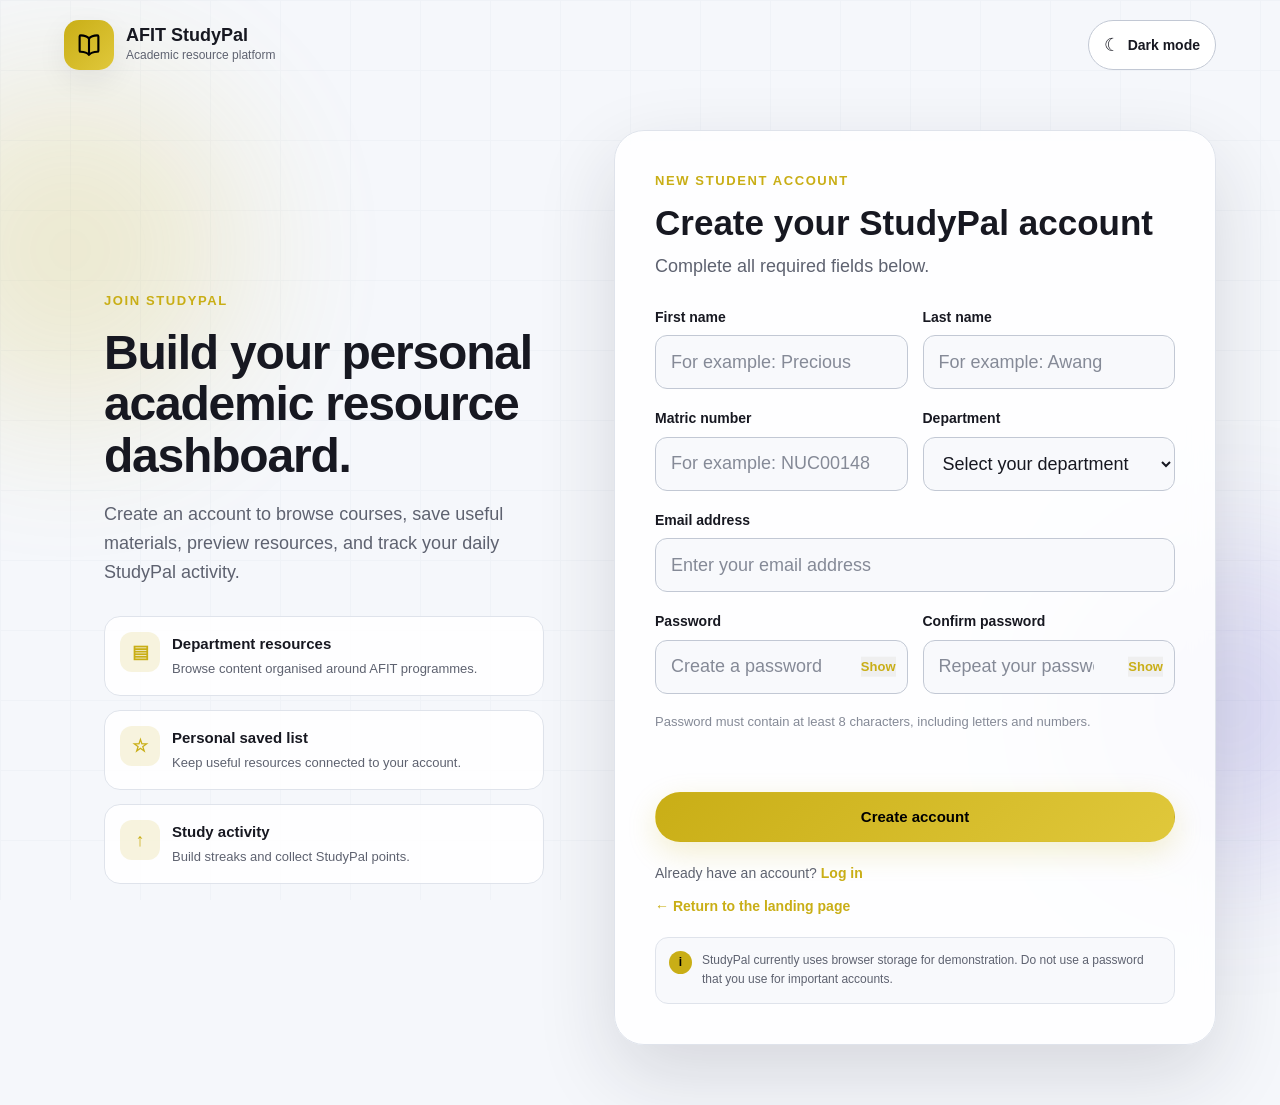
<file: register/afit studypal-register.html>
<!DOCTYPE html>
<html lang="en">
<head>
    <meta charset="UTF-8">

    <meta
        name="viewport"
        content="width=device-width, initial-scale=1.0"
    >

    <meta
        name="description"
        content="Create an AFIT StudyPal account and access organised academic resources."
    >

    <meta
        name="theme-color"
        content="#131218"
    >

    <title>AFIT StudyPal | Register</title>

    <link
        rel="stylesheet"
        href="/afit studypal.css"
    >

    <script
        src="/register/afit studypal-register.js"
        defer
    ></script>
</head>

<body class="auth-page">
    <div
        class="background-grid"
        aria-hidden="true"
    ></div>

    <div
        class="background-orb background-orb--one"
        aria-hidden="true"
    ></div>

    <div
        class="background-orb background-orb--two"
        aria-hidden="true"
    ></div>

    <div
        id="page-loader"
        class="page-loader"
        aria-hidden="true"
    >
        <div class="page-loader__logo">
            SP
        </div>

        <div class="page-loader__spinner"></div>

        <p id="loader-text">
            Creating your account...
        </p>
    </div>

    <div
        id="app-toast"
        class="toast"
        role="status"
        aria-live="polite"
        aria-atomic="true"
    ></div>

    <header class="auth-header container">
        <a
            href="/index.html"
            class="brand"
        >
            <span
                class="brand__mark"
                aria-hidden="true"
            >
                <svg viewBox="0 0 24 24">
                    <path
                        d="M4.5 5.2c0-.5.4-.9.9-.9 3.4.1 5.4 1.1 6.6 2.5 1.2-1.4 3.2-2.4 6.6-2.5.5 0 .9.4.9.9v11.3c0 .5-.4.9-.9.9-3.4.1-5.4 1.1-6.6 2.5-1.2-1.4-3.2-2.4-6.6-2.5-.5 0-.9-.4-.9-.9V5.2Z"
                    ></path>

                    <path d="M12 6.8v13.1"></path>
                </svg>
            </span>

            <span class="brand__text">
                <strong>AFIT StudyPal</strong>
                <small>Academic resource platform</small>
            </span>
        </a>

        <button
            id="theme-toggle"
            class="theme-toggle"
            type="button"
            aria-label="Switch to light mode"
            aria-pressed="true"
        >
            <span
                class="theme-toggle__icon"
                aria-hidden="true"
            >
                ☀
            </span>

            <span class="theme-toggle__text">
                Light mode
            </span>
        </button>
    </header>

    <main class="auth-shell container">
        <section class="auth-information">
            <p class="eyebrow">Join StudyPal</p>

            <h1>
                Build your personal academic resource dashboard.
            </h1>

            <p>
                Create an account to browse courses, save useful materials,
                preview resources, and track your daily StudyPal activity.
            </p>

            <div class="auth-information__features">
                <article>
                    <span>▤</span>

                    <div>
                        <strong>Department resources</strong>
                        <p>Browse content organised around AFIT programmes.</p>
                    </div>
                </article>

                <article>
                    <span>☆</span>

                    <div>
                        <strong>Personal saved list</strong>
                        <p>Keep useful resources connected to your account.</p>
                    </div>
                </article>

                <article>
                    <span>↑</span>

                    <div>
                        <strong>Study activity</strong>
                        <p>Build streaks and collect StudyPal points.</p>
                    </div>
                </article>
            </div>
        </section>

        <section class="auth-card auth-card--wide">
            <div class="auth-card__heading">
                <p class="eyebrow">New student account</p>

                <h2>Create your StudyPal account</h2>

                <p>
                    Complete all required fields below.
                </p>
            </div>

            <form
                id="register-form"
                class="auth-form"
                novalidate
            >
                <div class="form-row">
                    <div class="form-group">
                        <label for="register-first-name">
                            First name
                        </label>

                        <input
                            type="text"
                            id="register-first-name"
                            name="firstName"
                            placeholder="For example: Precious"
                            autocomplete="given-name"
                            minlength="2"
                            maxlength="40"
                            required
                        >
                    </div>

                    <div class="form-group">
                        <label for="register-last-name">
                            Last name
                        </label>

                        <input
                            type="text"
                            id="register-last-name"
                            name="lastName"
                            placeholder="For example: Awang"
                            autocomplete="family-name"
                            minlength="2"
                            maxlength="40"
                            required
                        >
                    </div>
                </div>

                <div class="form-row">
                    <div class="form-group">
                        <label for="register-matric-number">
                            Matric number
                        </label>

                        <input
                            type="text"
                            id="register-matric-number"
                            name="matricNumber"
                            placeholder="For example: NUC00148"
                            autocomplete="username"
                            minlength="3"
                            maxlength="30"
                            required
                        >
                    </div>

                    <div class="form-group">
                        <label for="register-department">
                            Department
                        </label>

                        <select
                            id="register-department"
                            name="department"
                            required
                        >
                            <option value="">
                                Select your department
                            </option>

                            <option value="Aircraft Engineering">
                                Aircraft Engineering
                            </option>

                            <option value="Business Administration">
                                Business Administration
                            </option>

                            <option value="Civil Engineering">
                                Civil Engineering
                            </option>

                            <option value="Electrical Engineering">
                                Electrical Engineering
                            </option>

                            <option value="Mechanical Engineering">
                                Mechanical Engineering
                            </option>

                            <option value="General">
                                General Studies
                            </option>
                        </select>
                    </div>
                </div>

                <div class="form-group">
                    <label for="register-email">
                        Email address
                    </label>

                    <input
                        type="email"
                        id="register-email"
                        name="email"
                        placeholder="Enter your email address"
                        autocomplete="email"
                        maxlength="100"
                        required
                    >
                </div>

                <div class="form-row">
                    <div class="form-group">
                        <label for="register-password">
                            Password
                        </label>

                        <div class="password-field">
                            <input
                                type="password"
                                id="register-password"
                                name="password"
                                placeholder="Create a password"
                                autocomplete="new-password"
                                maxlength="120"
                                required
                            >

                            <button
                                type="button"
                                class="password-toggle"
                                data-password-toggle="register-password"
                            >
                                Show
                            </button>
                        </div>
                    </div>

                    <div class="form-group">
                        <label for="register-confirm-password">
                            Confirm password
                        </label>

                        <div class="password-field">
                            <input
                                type="password"
                                id="register-confirm-password"
                                name="confirmPassword"
                                placeholder="Repeat your password"
                                autocomplete="new-password"
                                maxlength="120"
                                required
                            >

                            <button
                                type="button"
                                class="password-toggle"
                                data-password-toggle="register-confirm-password"
                            >
                                Show
                            </button>
                        </div>
                    </div>
                </div>

                <p class="form-help">
                    Password must contain at least 8 characters, including
                    letters and numbers.
                </p>

                <p
                    id="form-message"
                    class="form-message"
                    role="alert"
                    aria-live="polite"
                ></p>

                <button
                    id="register-submit-button"
                    class="button button--primary button--full"
                    type="submit"
                >
                    <span>Create account</span>
                </button>
            </form>

            <div class="auth-card__links">
                <p>
                    Already have an account?
                    <a href="/login/afit studypal-login.html">
                        Log in
                    </a>
                </p>

                <a
                    href="/index.html"
                    class="auth-return-link"
                >
                    ← Return to the landing page
                </a>
            </div>

            <div class="auth-security-note">
                <span aria-hidden="true">i</span>

                <p>
                    StudyPal currently uses browser storage for demonstration.
                    Do not use a password that you use for important accounts.
                </p>
            </div>
        </section>
    </main>
</body>
</html>
</file>
<file: afit studypal.css>
/* =========================================================
   AFIT STUDYPAL
   ========================================================= */

:root {
    font-size: 62.5%;

    --background: #131218;
    --background-soft: #191820;
    --surface: #1d1c25;
    --surface-soft: #24232d;
    --surface-glass: rgba(29, 28, 37, 0.82);

    --text: #f5f8fa;
    --text-soft: #b9bbc4;
    --text-faint: #858791;

    --line: #32313c;
    --line-strong: #494753;

    --gold: #c9ae16;
    --gold-light: #e0c83b;
    --gold-soft: rgba(201, 174, 22, 0.14);

    --success: #43ba7f;
    --danger: #df4f67;
    --danger-dark: #bd334c;
    --warning: #e2a629;

    --white: #ffffff;
    --black: #000000;

    --shadow-small:
        0 1rem 3rem rgba(0, 0, 0, 0.18);

    --shadow-medium:
        0 2rem 5rem rgba(0, 0, 0, 0.26);

    --shadow-large:
        0 3rem 8rem rgba(0, 0, 0, 0.34);

    --radius-small: 1.2rem;
    --radius-medium: 2rem;
    --radius-large: 3rem;

    --transition: 0.3s ease;
}

html[data-theme="light"] {
    color-scheme: light;

    --background: #f5f7fb;
    --background-soft: #edf0f6;
    --surface: #ffffff;
    --surface-soft: #f8f9fc;
    --surface-glass: rgba(255, 255, 255, 0.84);

    --text: #171821;
    --text-soft: #5e6270;
    --text-faint: #858a97;

    --line: #dfe3eb;
    --line-strong: #c2c8d4;

    --shadow-small:
        0 1rem 3rem rgba(25, 29, 40, 0.07);

    --shadow-medium:
        0 2rem 5rem rgba(25, 29, 40, 0.1);

    --shadow-large:
        0 3rem 8rem rgba(25, 29, 40, 0.14);
}

*,
*::before,
*::after {
    box-sizing: border-box;
    margin: 0;
    padding: 0;
}

html {
    color-scheme: dark;
    scroll-behavior: smooth;
}

body {
    min-width: 32rem;
    min-height: 100vh;
    overflow-x: hidden;
    background-color: var(--background);
    color: var(--text);
    font-family:
        "Segoe UI",
        Arial,
        sans-serif;
    font-size: 1.8rem;
    line-height: 1.6;
    transition:
        background-color var(--transition),
        color var(--transition);
}

button,
input,
select {
    font: inherit;
}

button {
    border: none;
}

button:not(:disabled),
a {
    cursor: pointer;
}

a {
    color: inherit;
    text-decoration: none;
}

img,
svg {
    display: block;
    max-width: 100%;
}

[hidden] {
    display: none !important;
}

::selection {
    background-color: var(--gold);
    color: var(--black);
}

:focus-visible {
    outline: 0.3rem solid var(--gold);
    outline-offset: 0.3rem;
}

.container {
    width: 90%;
    max-width: 120rem;
    margin-right: auto;
    margin-left: auto;
}

.visually-hidden {
    position: absolute;
    width: 1px;
    height: 1px;
    overflow: hidden;
    clip: rect(0 0 0 0);
    white-space: nowrap;
}

.skip-link {
    position: fixed;
    top: 1rem;
    left: 1rem;
    z-index: 8000;
    padding: 1rem 1.5rem;
    border-radius: 5rem;
    background-color: var(--gold);
    color: var(--black);
    font-weight: 800;
    transform: translateY(-160%);
    transition: transform var(--transition);
}

.skip-link:focus {
    transform: translateY(0);
}

/* =========================================================
   DECORATIVE BACKGROUND
   ========================================================= */

.background-grid {
    position: fixed;
    inset: 0;
    z-index: -4;
    opacity: 0.26;
    pointer-events: none;
    background-image:
        linear-gradient(
            to right,
            var(--line) 1px,
            transparent 1px
        ),
        linear-gradient(
            to bottom,
            var(--line) 1px,
            transparent 1px
        );
    background-size: 7rem 7rem;
}

.background-orb {
    position: fixed;
    z-index: -3;
    border-radius: 50%;
    opacity: 0.18;
    pointer-events: none;
    filter: blur(8rem);
}

.background-orb--one {
    top: 8rem;
    left: -10rem;
    width: 34rem;
    height: 34rem;
    background-color: var(--gold);
    animation: orb-one 12s ease-in-out infinite alternate;
}

.background-orb--two {
    right: -10rem;
    bottom: 4rem;
    width: 30rem;
    height: 30rem;
    background-color: #6353d9;
    animation: orb-two 14s ease-in-out infinite alternate;
}

@keyframes orb-one {
    from {
        transform: translate(0, 0) scale(1);
    }

    to {
        transform: translate(7rem, 4rem) scale(1.12);
    }
}

@keyframes orb-two {
    from {
        transform: translate(0, 0) scale(1);
    }

    to {
        transform: translate(-6rem, -5rem) scale(1.08);
    }
}

/* =========================================================
   SHARED COMPONENTS
   ========================================================= */

.brand {
    display: inline-flex;
    align-items: center;
    gap: 1.2rem;
}

.brand__mark {
    display: flex;
    width: 5rem;
    height: 5rem;
    flex-shrink: 0;
    align-items: center;
    justify-content: center;
    border-radius: 1.5rem;
    background:
        linear-gradient(
            135deg,
            var(--gold),
            var(--gold-light)
        );
    box-shadow: var(--shadow-small);
}

.brand__mark svg {
    width: 3rem;
    height: 3rem;
    fill: none;
    stroke: var(--black);
    stroke-width: 1.7;
    stroke-linejoin: round;
}

.brand__text {
    display: flex;
    flex-direction: column;
}

.brand__text strong {
    font-size: 1.8rem;
    line-height: 1.2;
}

.brand__text small {
    color: var(--text-soft);
    font-size: 1.2rem;
}

.eyebrow {
    color: var(--gold);
    font-size: 1.3rem;
    font-weight: 800;
    letter-spacing: 0.16rem;
    text-transform: uppercase;
}

.button {
    display: inline-flex;
    min-height: 5rem;
    align-items: center;
    justify-content: center;
    gap: 1rem;
    padding: 1.2rem 2rem;
    border: 1px solid transparent;
    border-radius: 5rem;
    font-size: 1.5rem;
    font-weight: 800;
    transition:
        transform var(--transition),
        background-color var(--transition),
        border-color var(--transition),
        color var(--transition),
        box-shadow var(--transition);
}

.button:hover:not(:disabled) {
    transform: translateY(-0.3rem);
}

.button:disabled {
    cursor: not-allowed;
    opacity: 0.58;
}

.button--large {
    min-height: 5.8rem;
    padding-right: 2.5rem;
    padding-left: 2.5rem;
}

.button--full {
    width: 100%;
}

.button--primary {
    background:
        linear-gradient(
            135deg,
            var(--gold),
            var(--gold-light)
        );
    color: var(--black);
    box-shadow:
        0 1rem 3rem rgba(201, 174, 22, 0.2);
}

.button--primary:hover:not(:disabled) {
    box-shadow:
        0 1.5rem 3.5rem rgba(201, 174, 22, 0.3);
}

.button--secondary {
    border-color: var(--line-strong);
    background-color: var(--surface);
    color: var(--text);
}

.button--secondary:hover:not(:disabled) {
    border-color: var(--gold);
    background-color: var(--gold-soft);
}

.button--danger {
    background-color: var(--danger);
    color: var(--white);
}

.button--danger:hover:not(:disabled) {
    background-color: var(--danger-dark);
}

.button--light {
    background-color: var(--white);
    color: var(--black);
}

.button--outline-light {
    border-color: rgba(255, 255, 255, 0.45);
    background-color: transparent;
    color: var(--white);
}

.theme-toggle {
    display: inline-flex;
    min-height: 4.8rem;
    align-items: center;
    justify-content: center;
    gap: 0.8rem;
    padding: 1rem 1.5rem;
    border: 1px solid var(--line-strong);
    border-radius: 5rem;
    background-color: var(--surface);
    color: var(--text);
    transition:
        transform var(--transition),
        background-color var(--transition),
        border-color var(--transition);
}

.theme-toggle:hover {
    transform: translateY(-0.2rem);
    border-color: var(--gold);
    background-color: var(--gold-soft);
}

.theme-toggle__icon {
    font-size: 1.8rem;
}

.theme-toggle__text {
    font-size: 1.4rem;
    font-weight: 800;
}

.toast {
    position: fixed;
    right: 2rem;
    bottom: 2rem;
    z-index: 7000;
    width: 90%;
    max-width: 38rem;
    padding: 1.5rem 1.8rem;
    border-radius: 1.5rem;
    background-color: var(--gold);
    color: var(--black);
    box-shadow: var(--shadow-large);
    font-size: 1.4rem;
    font-weight: 800;
    opacity: 0;
    pointer-events: none;
    transform: translateY(2rem);
    transition:
        opacity var(--transition),
        transform var(--transition);
}

.toast.is-visible {
    opacity: 1;
    transform: translateY(0);
}

.toast.is-success {
    background-color: var(--success);
    color: var(--white);
}

.toast.is-error {
    background-color: var(--danger);
    color: var(--white);
}

.page-loader {
    position: fixed;
    inset: 0;
    z-index: 9000;
    display: none;
    flex-direction: column;
    align-items: center;
    justify-content: center;
    gap: 1.5rem;
    background-color: rgba(19, 18, 24, 0.88);
    backdrop-filter: blur(1rem);
}

.page-loader.is-visible {
    display: flex;
}

.page-loader__logo {
    display: flex;
    width: 8rem;
    height: 8rem;
    align-items: center;
    justify-content: center;
    border-radius: 2.2rem;
    background:
        linear-gradient(
            135deg,
            var(--gold),
            var(--gold-light)
        );
    color: var(--black);
    font-size: 2.6rem;
    font-weight: 900;
    animation: loader-logo 1.2s ease-in-out infinite alternate;
}

.page-loader__spinner {
    width: 5rem;
    height: 5rem;
    border: 0.5rem solid rgba(255, 255, 255, 0.2);
    border-top-color: var(--gold);
    border-radius: 50%;
    animation: spin 0.9s linear infinite;
}

.page-loader p {
    color: var(--white);
    font-size: 1.5rem;
    font-weight: 700;
}

@keyframes spin {
    to {
        transform: rotate(360deg);
    }
}

@keyframes loader-logo {
    from {
        transform: translateY(0) scale(1);
    }

    to {
        transform: translateY(-0.7rem) scale(1.04);
    }
}

.reveal-element {
    opacity: 0;
    transform: translateY(4rem);
    transition:
        opacity 0.8s ease,
        transform 0.8s ease;
}

.reveal-element.is-visible {
    opacity: 1;
    transform: translateY(0);
}

/* =========================================================
   LANDING HEADER
   ========================================================= */

.landing-header {
    position: sticky;
    top: 0;
    z-index: 1500;
    border-bottom: 1px solid var(--line);
    background-color: rgba(19, 18, 24, 0.84);
    backdrop-filter: blur(1.4rem);
}

html[data-theme="light"] .landing-header {
    background-color: rgba(245, 247, 251, 0.86);
}

.landing-header__inner {
    display: flex;
    min-height: 9rem;
    align-items: center;
    justify-content: space-between;
    gap: 3rem;
}

.landing-navigation {
    display: flex;
    align-items: center;
    gap: 3rem;
}

.landing-navigation__links,
.landing-navigation__actions {
    display: flex;
    align-items: center;
    gap: 1.3rem;
}

.landing-navigation__links a {
    position: relative;
    padding: 1rem 0;
    color: var(--text-soft);
    font-size: 1.4rem;
    font-weight: 700;
    transition: color var(--transition);
}

.landing-navigation__links a::after {
    content: "";
    position: absolute;
    right: 0;
    bottom: 0.3rem;
    left: 0;
    height: 0.2rem;
    border-radius: 5rem;
    background-color: var(--gold);
    transform: scaleX(0);
    transform-origin: right;
    transition: transform var(--transition);
}

.landing-navigation__links a:hover {
    color: var(--gold);
}

.landing-navigation__links a:hover::after {
    transform: scaleX(1);
    transform-origin: left;
}

.menu-button {
    display: none;
    width: 5rem;
    height: 5rem;
    flex-direction: column;
    align-items: center;
    justify-content: center;
    gap: 0.6rem;
    border: 1px solid var(--line-strong);
    border-radius: 1.4rem;
    background-color: var(--surface);
}

.menu-button span {
    width: 2.5rem;
    height: 0.2rem;
    border-radius: 5rem;
    background-color: var(--text);
    transition:
        transform var(--transition),
        opacity var(--transition);
}

.menu-button.is-active span:first-child {
    transform: translateY(0.8rem) rotate(45deg);
}

.menu-button.is-active span:nth-child(2) {
    opacity: 0;
}

.menu-button.is-active span:last-child {
    transform: translateY(-0.8rem) rotate(-45deg);
}

/* =========================================================
   LANDING HERO
   ========================================================= */

.hero-section {
    display: flex;
    min-height: calc(100vh - 9rem);
    align-items: center;
    padding: 7rem 0;
}

.hero-section__grid {
    display: grid;
    grid-template-columns: 1.05fr 0.95fr;
    align-items: center;
    gap: 7rem;
}

.hero-badge {
    display: inline-flex;
    align-items: center;
    gap: 0.8rem;
    padding: 0.8rem 1.3rem;
    border: 1px solid var(--line-strong);
    border-radius: 5rem;
    background-color: var(--surface-glass);
    color: var(--gold);
    font-size: 1.3rem;
    font-weight: 800;
}

.hero-badge span {
    animation: badge-spin 5s linear infinite;
}

@keyframes badge-spin {
    to {
        transform: rotate(360deg);
    }
}

.hero-content h1 {
    max-width: 72rem;
    margin-top: 2rem;
    font-size: 6rem;
    line-height: 1.04;
    letter-spacing: -0.2rem;
}

.hero-content h1 span {
    color: var(--gold);
}

.hero-content__description {
    max-width: 66rem;
    margin-top: 2rem;
    color: var(--text-soft);
    font-size: 1.8rem;
}

.hero-actions {
    display: flex;
    flex-wrap: wrap;
    gap: 1.2rem;
    margin-top: 3rem;
}

.hero-points {
    display: flex;
    flex-wrap: wrap;
    gap: 1.2rem;
    margin-top: 2.5rem;
}

.hero-points > span {
    display: flex;
    flex-direction: column;
    min-width: 13rem;
    padding: 1.3rem;
    border: 1px solid var(--line);
    border-radius: 1.4rem;
    background-color: var(--surface-glass);
    color: var(--text-soft);
    font-size: 1.2rem;
}

.hero-points strong {
    color: var(--gold);
    font-size: 2rem;
}

.demo-notice {
    display: flex;
    max-width: 66rem;
    align-items: flex-start;
    gap: 1rem;
    margin-top: 2.5rem;
    padding: 1.5rem;
    border: 1px solid rgba(226, 166, 41, 0.35);
    border-radius: 1.4rem;
    background-color: rgba(226, 166, 41, 0.08);
    color: var(--text-soft);
    font-size: 1.3rem;
}

.demo-notice > span {
    display: flex;
    width: 2.4rem;
    height: 2.4rem;
    flex-shrink: 0;
    align-items: center;
    justify-content: center;
    border-radius: 50%;
    background-color: var(--warning);
    color: var(--black);
    font-weight: 800;
}

.hero-visual {
    position: relative;
}

.dashboard-mockup {
    position: relative;
    z-index: 2;
    padding: 2.5rem;
    border: 1px solid var(--line);
    border-radius: 3rem;
    background-color: var(--surface-glass);
    box-shadow: var(--shadow-large);
    backdrop-filter: blur(1.5rem);
    animation: dashboard-float 5s ease-in-out infinite;
}

@keyframes dashboard-float {
    0%,
    100% {
        transform: translateY(0);
    }

    50% {
        transform: translateY(-1rem);
    }
}

.dashboard-mockup__header {
    display: flex;
    align-items: center;
    justify-content: space-between;
    gap: 2rem;
}

.dashboard-mockup__header small,
.dashboard-mockup__header strong {
    display: block;
}

.dashboard-mockup__header small {
    color: var(--text-faint);
    font-size: 1.2rem;
}

.dashboard-mockup__header strong {
    margin-top: 0.4rem;
    font-size: 2rem;
}

.dashboard-mockup__avatar {
    display: flex;
    width: 5rem;
    height: 5rem;
    align-items: center;
    justify-content: center;
    border-radius: 50%;
    background:
        linear-gradient(
            135deg,
            var(--gold),
            var(--gold-light)
        );
    color: var(--black);
    font-size: 2rem;
    font-weight: 900;
}

.dashboard-mockup__search {
    display: flex;
    align-items: center;
    gap: 1rem;
    min-height: 5rem;
    margin-top: 2rem;
    padding: 1rem 1.5rem;
    border: 1px solid var(--line);
    border-radius: 1.3rem;
    background-color: var(--surface-soft);
    color: var(--text-faint);
    font-size: 1.3rem;
}

.dashboard-mockup__statistics {
    display: grid;
    grid-template-columns: 1fr 1fr 1fr;
    gap: 1rem;
    margin-top: 2rem;
}

.dashboard-mockup__statistics article {
    padding: 1.4rem;
    border: 1px solid var(--line);
    border-radius: 1.4rem;
    background-color: var(--surface-soft);
}

.dashboard-mockup__statistics span,
.dashboard-mockup__statistics strong {
    display: block;
}

.dashboard-mockup__statistics span {
    color: var(--text-faint);
    font-size: 1.1rem;
}

.dashboard-mockup__statistics strong {
    margin-top: 0.5rem;
    color: var(--gold);
    font-size: 2rem;
}

.dashboard-mockup__heading {
    display: flex;
    align-items: center;
    justify-content: space-between;
    gap: 2rem;
    margin-top: 2rem;
    font-size: 1.3rem;
}

.dashboard-mockup__heading span {
    color: var(--gold);
}

.dashboard-mockup__resources {
    display: flex;
    flex-direction: column;
    gap: 1rem;
    margin-top: 1.2rem;
}

.dashboard-mockup__resources article {
    display: flex;
    align-items: center;
    gap: 1rem;
    padding: 1.2rem;
    border: 1px solid var(--line);
    border-radius: 1.4rem;
    background-color: var(--surface-soft);
}

.dashboard-mockup__resources article > span {
    display: flex;
    width: 4rem;
    height: 4rem;
    flex-shrink: 0;
    align-items: center;
    justify-content: center;
    border-radius: 1.1rem;
    background-color: var(--gold-soft);
    color: var(--gold);
    font-size: 1.1rem;
    font-weight: 800;
}

.dashboard-mockup__resources div {
    flex: 1;
}

.dashboard-mockup__resources strong,
.dashboard-mockup__resources small {
    display: block;
}

.dashboard-mockup__resources strong {
    font-size: 1.3rem;
}

.dashboard-mockup__resources small {
    color: var(--text-faint);
    font-size: 1.1rem;
}

.dashboard-mockup__resources button {
    padding: 0.6rem 1rem;
    border-radius: 5rem;
    background-color: var(--gold);
    color: var(--black);
    font-size: 1.1rem;
    font-weight: 800;
}

.floating-card {
    position: absolute;
    z-index: 3;
    display: flex;
    min-width: 16rem;
    flex-direction: column;
    padding: 1.4rem;
    border: 1px solid var(--line);
    border-radius: 1.5rem;
    background-color: var(--surface);
    box-shadow: var(--shadow-medium);
}

.floating-card span {
    color: var(--text-faint);
    font-size: 1.1rem;
}

.floating-card strong {
    margin-top: 0.4rem;
    color: var(--gold);
    font-size: 1.5rem;
}

.floating-card--search {
    top: -4rem;
    right: -3rem;
    animation: floating-search 4s ease-in-out infinite;
}

.floating-card--streak {
    bottom: -3rem;
    left: -4rem;
    animation: floating-streak 4.5s ease-in-out infinite;
}

@keyframes floating-search {
    0%,
    100% {
        transform: translateY(0) rotate(2deg);
    }

    50% {
        transform: translateY(-1rem) rotate(-1deg);
    }
}

@keyframes floating-streak {
    0%,
    100% {
        transform: translateY(0) rotate(-2deg);
    }

    50% {
        transform: translateY(1rem) rotate(1deg);
    }
}

/* =========================================================
   LANDING SECTIONS
   ========================================================= */

.landing-section {
    padding: 10rem 0;
}

.landing-section--soft {
    border-top: 1px solid var(--line);
    border-bottom: 1px solid var(--line);
    background-color: var(--background-soft);
}

.section-heading {
    max-width: 76rem;
    margin: 0 auto;
    text-align: center;
}

.section-heading h2 {
    margin-top: 1.4rem;
    font-size: 4.5rem;
    line-height: 1.1;
    letter-spacing: -0.12rem;
}

.section-heading > p:last-child {
    margin-top: 1.5rem;
    color: var(--text-soft);
}

.features-grid {
    display: grid;
    grid-template-columns: repeat(3, 1fr);
    gap: 2rem;
    margin-top: 5rem;
}

.feature-card,
.department-card,
.step-card {
    border: 1px solid var(--line);
    border-radius: 2.4rem;
    background-color: var(--surface-glass);
    box-shadow: var(--shadow-small);
    backdrop-filter: blur(1rem);
    transition:
        transform var(--transition),
        border-color var(--transition),
        box-shadow var(--transition);
}

.feature-card:hover,
.department-card:hover,
.step-card:hover {
    transform: translateY(-0.7rem);
    border-color: var(--gold);
    box-shadow: var(--shadow-medium);
}

.feature-card {
    position: relative;
    overflow: hidden;
    padding: 2.5rem;
}

.feature-card__number {
    position: absolute;
    top: 1.5rem;
    right: 1.8rem;
    color: var(--line-strong);
    font-size: 2.8rem;
    font-weight: 800;
}

.feature-card__icon {
    display: flex;
    width: 5.5rem;
    height: 5.5rem;
    align-items: center;
    justify-content: center;
    border-radius: 1.6rem;
    background-color: var(--gold-soft);
    color: var(--gold);
    font-size: 2.2rem;
    font-weight: 900;
}

.feature-card h3,
.department-card h3,
.step-card h3 {
    margin-top: 2rem;
    font-size: 2.2rem;
}

.feature-card p,
.department-card p,
.step-card p {
    margin-top: 1rem;
    color: var(--text-soft);
    font-size: 1.5rem;
}

.department-grid {
    display: flex;
    flex-wrap: wrap;
    justify-content: center;
    gap: 2rem;
    margin-top: 5rem;
}

.department-card {
    width: 31%;
    padding: 2.5rem;
}

.department-card > span {
    display: inline-flex;
    padding: 0.7rem 1rem;
    border-radius: 5rem;
    background-color: var(--gold-soft);
    color: var(--gold);
    font-size: 1.2rem;
    font-weight: 800;
}

.steps-grid {
    display: grid;
    grid-template-columns: 1fr 1fr;
    gap: 2rem;
    margin-top: 5rem;
}

.step-card {
    display: flex;
    align-items: flex-start;
    gap: 2rem;
    padding: 2.5rem;
}

.step-card > span {
    display: flex;
    width: 5rem;
    height: 5rem;
    flex-shrink: 0;
    align-items: center;
    justify-content: center;
    border-radius: 50%;
    background:
        linear-gradient(
            135deg,
            var(--gold),
            var(--gold-light)
        );
    color: var(--black);
    font-size: 1.8rem;
    font-weight: 900;
}

.step-card h3 {
    margin-top: 0;
}

.about-panel {
    display: flex;
    align-items: center;
    justify-content: space-between;
    gap: 5rem;
    padding: 5rem;
    border: 1px solid var(--line);
    border-radius: 3rem;
    background-color: var(--surface-glass);
    box-shadow: var(--shadow-medium);
    backdrop-filter: blur(1rem);
}

.about-panel__content {
    width: 60%;
}

.about-panel__content h2 {
    margin-top: 1.4rem;
    font-size: 4rem;
    line-height: 1.1;
}

.about-panel__content > p:last-child {
    margin-top: 1.5rem;
    color: var(--text-soft);
}

.about-panel__statistics {
    display: grid;
    width: 36%;
    grid-template-columns: 1fr 1fr;
    gap: 1rem;
}

.about-panel__statistics article {
    padding: 2rem;
    border: 1px solid var(--line);
    border-radius: 1.8rem;
    background-color: var(--surface-soft);
}

.about-panel__statistics article:last-child {
    grid-column: 1 / -1;
}

.about-panel__statistics strong,
.about-panel__statistics span {
    display: block;
}

.about-panel__statistics strong {
    color: var(--gold);
    font-size: 3.5rem;
}

.about-panel__statistics span {
    margin-top: 0.5rem;
    color: var(--text-soft);
    font-size: 1.3rem;
}

.landing-cta {
    padding: 3rem 0 10rem;
}

.landing-cta__panel {
    display: flex;
    align-items: center;
    justify-content: space-between;
    gap: 5rem;
    padding: 5rem;
    border-radius: 3rem;
    background:
        linear-gradient(
            135deg,
            #8b7810,
            var(--gold)
        );
    color: var(--black);
    box-shadow: var(--shadow-large);
}

.landing-cta__panel .eyebrow {
    color: rgba(0, 0, 0, 0.64);
}

.landing-cta__panel h2 {
    max-width: 72rem;
    margin-top: 1rem;
    font-size: 4rem;
    line-height: 1.1;
}

.landing-cta__panel p:last-child {
    max-width: 70rem;
    margin-top: 1rem;
    color: rgba(0, 0, 0, 0.7);
}

.landing-cta__actions {
    display: flex;
    min-width: 20rem;
    flex-direction: column;
    gap: 1rem;
}

/* =========================================================
   LANDING FOOTER
   ========================================================= */

.landing-footer {
    border-top: 1px solid var(--line);
    background-color: var(--surface);
}

.landing-footer__top {
    display: flex;
    justify-content: space-between;
    gap: 6rem;
    padding: 6rem 0 4rem;
}

.landing-footer__top > div:first-child {
    width: 36%;
}

.landing-footer__description {
    margin-top: 1.5rem;
    color: var(--text-soft);
    font-size: 1.4rem;
}

.landing-footer__links {
    display: grid;
    width: 60%;
    grid-template-columns: 1fr 1fr 1fr;
    gap: 3rem;
}

.landing-footer__links > div {
    display: flex;
    flex-direction: column;
    gap: 1rem;
}

.landing-footer__links strong {
    margin-bottom: 0.5rem;
}

.landing-footer__links a {
    color: var(--text-soft);
    font-size: 1.4rem;
    transition: color var(--transition);
}

.landing-footer__links a:hover {
    color: var(--gold);
}

.landing-footer__bottom {
    display: flex;
    align-items: center;
    justify-content: space-between;
    gap: 3rem;
    padding: 2rem 0;
    border-top: 1px solid var(--line);
    color: var(--text-faint);
    font-size: 1.2rem;
}

/* =========================================================
   AUTHENTICATION PAGES
   ========================================================= */

.auth-page {
    min-height: 100vh;
}

.auth-header {
    display: flex;
    min-height: 9rem;
    align-items: center;
    justify-content: space-between;
    gap: 2rem;
}

.auth-shell {
    display: flex;
    min-height: calc(100vh - 9rem);
    align-items: center;
    gap: 3rem;
    padding: 4rem 0 6rem;
}

.auth-information,
.auth-card {
    width: 50%;
}

.auth-information {
    padding: 4rem;
}

.auth-information h1 {
    margin-top: 1.5rem;
    font-size: 4.8rem;
    line-height: 1.08;
    letter-spacing: -0.12rem;
}

.auth-information > p:last-of-type {
    margin-top: 1.8rem;
    color: var(--text-soft);
}

.auth-information__features {
    display: flex;
    flex-direction: column;
    gap: 1.4rem;
    margin-top: 3rem;
}

.auth-information__features article {
    display: flex;
    align-items: flex-start;
    gap: 1.2rem;
    padding: 1.5rem;
    border: 1px solid var(--line);
    border-radius: 1.6rem;
    background-color: var(--surface-glass);
}

.auth-information__features article > span {
    display: flex;
    width: 4rem;
    height: 4rem;
    flex-shrink: 0;
    align-items: center;
    justify-content: center;
    border-radius: 1.2rem;
    background-color: var(--gold-soft);
    color: var(--gold);
    font-weight: 900;
}

.auth-information__features strong {
    display: block;
    font-size: 1.5rem;
}

.auth-information__features p {
    margin-top: 0.3rem;
    color: var(--text-soft);
    font-size: 1.3rem;
}

.auth-card {
    padding: 4rem;
    border: 1px solid var(--line);
    border-radius: 3rem;
    background-color: var(--surface-glass);
    box-shadow: var(--shadow-large);
    backdrop-filter: blur(1.2rem);
}

.auth-card--wide {
    width: 58%;
}

.auth-card__heading h2 {
    margin-top: 1.2rem;
    font-size: 3.5rem;
    line-height: 1.1;
}

.auth-card__heading > p:last-child {
    margin-top: 1rem;
    color: var(--text-soft);
}

.auth-form {
    display: flex;
    flex-direction: column;
    gap: 1.8rem;
    margin-top: 2.5rem;
}

.form-row {
    display: flex;
    gap: 1.5rem;
}

.form-row .form-group {
    width: 50%;
}

.form-group {
    display: flex;
    flex-direction: column;
    gap: 0.7rem;
}

.form-group label {
    font-size: 1.4rem;
    font-weight: 800;
}

.form-group input,
.form-group select {
    width: 100%;
    height: 5.4rem;
    padding: 0 1.5rem;
    border: 1px solid var(--line-strong);
    border-radius: 1.2rem;
    outline: none;
    background-color: var(--surface-soft);
    color: var(--text);
    transition:
        border-color var(--transition),
        box-shadow var(--transition),
        background-color var(--transition);
}

.form-group input::placeholder {
    color: var(--text-faint);
}

.form-group input:focus,
.form-group select:focus {
    border-color: var(--gold);
    box-shadow:
        0 0 0 0.4rem rgba(201, 174, 22, 0.12);
}

.form-group input[aria-invalid="true"],
.form-group select[aria-invalid="true"] {
    border-color: var(--danger);
    box-shadow:
        0 0 0 0.4rem rgba(223, 79, 103, 0.12);
}

.password-field {
    position: relative;
}

.password-field input {
    padding-right: 8rem;
}

.password-toggle {
    position: absolute;
    top: 50%;
    right: 1.2rem;
    color: var(--gold);
    font-size: 1.3rem;
    font-weight: 800;
    transform: translateY(-50%);
}

.password-toggle:hover {
    text-decoration: underline;
}

.form-help {
    color: var(--text-faint);
    font-size: 1.3rem;
}

.form-message {
    min-height: 2.4rem;
    color: var(--danger);
    font-size: 1.4rem;
    font-weight: 700;
}

.form-message.is-success {
    color: var(--success);
}

.auth-card__links {
    display: flex;
    flex-direction: column;
    gap: 1rem;
    margin-top: 2rem;
    color: var(--text-soft);
    font-size: 1.4rem;
}

.auth-card__links a {
    color: var(--gold);
    font-weight: 800;
}

.auth-card__links a:hover {
    text-decoration: underline;
}

.auth-return-link {
    align-self: flex-start;
}

.auth-security-note {
    display: flex;
    align-items: flex-start;
    gap: 1rem;
    margin-top: 2rem;
    padding: 1.3rem;
    border: 1px solid var(--line);
    border-radius: 1.3rem;
    background-color: var(--surface-soft);
    color: var(--text-soft);
    font-size: 1.2rem;
}

.auth-security-note > span {
    display: flex;
    width: 2.3rem;
    height: 2.3rem;
    flex-shrink: 0;
    align-items: center;
    justify-content: center;
    border-radius: 50%;
    background-color: var(--gold);
    color: var(--black);
    font-weight: 800;
}

/* =========================================================
   APP LAYOUT
   ========================================================= */

.app-page {
    display: block;
    padding-left: 27rem;
    transition: padding-left var(--transition);
}

.app-page.sidebar-collapsed {
    padding-left: 9rem;
}

.app-sidebar {
    position: fixed;
    top: 0;
    bottom: 0;
    left: 0;
    z-index: 1800;
    display: flex;
    width: 27rem;
    flex-direction: column;
    padding: 2rem 1.5rem;
    border-right: 1px solid var(--line);
    background-color: var(--surface);
    box-shadow: var(--shadow-small);
    transition:
        width var(--transition),
        transform var(--transition);
}

.sidebar-collapsed .app-sidebar {
    width: 9rem;
}

.app-sidebar__top {
    display: flex;
    align-items: center;
    justify-content: space-between;
    gap: 1rem;
}

.sidebar-brand {
    display: flex;
    min-width: 0;
    align-items: center;
    gap: 1rem;
}

.sidebar-brand__mark {
    display: flex;
    width: 5rem;
    height: 5rem;
    flex-shrink: 0;
    align-items: center;
    justify-content: center;
    border-radius: 1.4rem;
    background:
        linear-gradient(
            135deg,
            var(--gold),
            var(--gold-light)
        );
}

.sidebar-brand__mark svg {
    width: 3rem;
    height: 3rem;
    fill: none;
    stroke: var(--black);
    stroke-width: 1.7;
    stroke-linejoin: round;
}

.sidebar-brand__text {
    display: flex;
    min-width: 0;
    flex-direction: column;
    overflow: hidden;
    white-space: nowrap;
    transition:
        opacity var(--transition),
        width var(--transition);
}

.sidebar-brand__text strong {
    font-size: 1.8rem;
}

.sidebar-brand__text small {
    color: var(--text-soft);
    font-size: 1.1rem;
}

.sidebar-collapse-button {
    display: flex;
    width: 3.8rem;
    height: 3.8rem;
    flex-shrink: 0;
    align-items: center;
    justify-content: center;
    border: 1px solid var(--line);
    border-radius: 1rem;
    background-color: var(--surface-soft);
    color: var(--text);
    transition:
        border-color var(--transition),
        background-color var(--transition);
}

.sidebar-collapse-button:hover {
    border-color: var(--gold);
    background-color: var(--gold-soft);
}

.sidebar-collapsed .sidebar-brand__text,
.sidebar-collapsed .sidebar-navigation__button strong,
.sidebar-collapsed .sidebar-search input {
    width: 0;
    opacity: 0;
    pointer-events: none;
}

.sidebar-collapsed .sidebar-collapse-button {
    display: none;
}

.sidebar-search {
    display: flex;
    min-height: 5rem;
    align-items: center;
    gap: 1rem;
    margin-top: 2.5rem;
    padding: 0 1.3rem;
    border: 1px solid var(--line);
    border-radius: 1.3rem;
    background-color: var(--surface-soft);
}

.sidebar-search > span {
    color: var(--text-faint);
    font-size: 2rem;
}

.sidebar-search input {
    min-width: 0;
    flex: 1;
    border: none;
    outline: none;
    background-color: transparent;
    color: var(--text);
    font-size: 1.3rem;
    transition:
        opacity var(--transition),
        width var(--transition);
}

.sidebar-navigation {
    display: flex;
    flex-direction: column;
    gap: 0.8rem;
    margin-top: 2.5rem;
}

.sidebar-navigation__button {
    display: flex;
    min-height: 5.2rem;
    align-items: center;
    gap: 1.2rem;
    padding: 1rem 1.4rem;
    border-radius: 1.3rem;
    background-color: transparent;
    color: var(--text-soft);
    text-align: left;
    transition:
        background-color var(--transition),
        color var(--transition);
}

.sidebar-navigation__button > span {
    display: flex;
    width: 2.4rem;
    flex-shrink: 0;
    justify-content: center;
    font-size: 2rem;
}

.sidebar-navigation__button strong {
    overflow: hidden;
    font-size: 1.5rem;
    white-space: nowrap;
    transition:
        opacity var(--transition),
        width var(--transition);
}

.sidebar-navigation__button:hover,
.sidebar-navigation__button.is-active {
    background-color: var(--gold-soft);
    color: var(--gold);
}

.sidebar-navigation__button--danger:hover {
    background-color: rgba(223, 79, 103, 0.12);
    color: var(--danger);
}

.app-sidebar__bottom {
    margin-top: auto;
}

.app-workspace {
    min-height: 100vh;
}

.app-header {
    position: sticky;
    top: 0;
    z-index: 1200;
    display: flex;
    min-height: 9rem;
    align-items: center;
    justify-content: space-between;
    gap: 2rem;
    padding: 1.5rem 4%;
    border-bottom: 1px solid var(--line);
    background-color: rgba(19, 18, 24, 0.86);
    backdrop-filter: blur(1.4rem);
}

html[data-theme="light"] .app-header {
    background-color: rgba(245, 247, 251, 0.88);
}

.app-header__title small {
    color: var(--text-faint);
    font-size: 1.2rem;
}

.app-header__title h1 {
    margin-top: 0.2rem;
    font-size: 2.2rem;
}

.app-header__actions {
    display: flex;
    align-items: center;
    gap: 1rem;
}

.header-profile {
    display: flex;
    align-items: center;
    gap: 1rem;
    padding: 0.6rem 1rem;
    border: 1px solid var(--line);
    border-radius: 5rem;
    background-color: var(--surface);
    color: var(--text);
}

.header-profile__avatar {
    display: flex;
    width: 4rem;
    height: 4rem;
    align-items: center;
    justify-content: center;
    border-radius: 50%;
    background:
        linear-gradient(
            135deg,
            var(--gold),
            var(--gold-light)
        );
    color: var(--black);
    font-size: 1.6rem;
    font-weight: 900;
}

.header-profile__text {
    display: flex;
    flex-direction: column;
    text-align: left;
}

.header-profile__text strong {
    font-size: 1.3rem;
}

.header-profile__text small {
    color: var(--text-faint);
    font-size: 1.1rem;
}

.mobile-menu-button {
    display: none;
    width: 5rem;
    height: 5rem;
    flex-direction: column;
    align-items: center;
    justify-content: center;
    gap: 0.6rem;
    border: 1px solid var(--line);
    border-radius: 1.3rem;
    background-color: var(--surface);
}

.mobile-menu-button span {
    width: 2.4rem;
    height: 0.2rem;
    border-radius: 5rem;
    background-color: var(--text);
}

.app-main {
    width: 92%;
    max-width: 140rem;
    margin: 0 auto;
    padding: 3rem 0 5rem;
}

.app-view {
    width: 100%;
    animation: view-enter 0.5s ease both;
}

@keyframes view-enter {
    from {
        opacity: 0;
        transform: translateY(2rem);
    }

    to {
        opacity: 1;
        transform: translateY(0);
    }
}

/* =========================================================
   DASHBOARD HOME
   ========================================================= */

.welcome-panel {
    display: flex;
    min-height: 30rem;
    align-items: center;
    justify-content: space-between;
    gap: 4rem;
    padding: 4rem;
    border: 1px solid var(--line);
    border-radius: 3rem;
    background:
        radial-gradient(
            circle at 10% 10%,
            rgba(201, 174, 22, 0.18),
            transparent 35%
        ),
        var(--surface-glass);
    box-shadow: var(--shadow-medium);
    backdrop-filter: blur(1rem);
}

.welcome-panel > div:first-child {
    max-width: 75rem;
}

.welcome-panel h2 {
    margin-top: 1.2rem;
    font-size: 4.2rem;
    line-height: 1.08;
}

.welcome-panel h2 span {
    color: var(--gold);
}

.welcome-panel p:not(.eyebrow) {
    margin-top: 1.4rem;
    color: var(--text-soft);
}

.welcome-panel .button {
    margin-top: 2.5rem;
}

.welcome-panel__badge {
    display: flex;
    min-width: 22rem;
    flex-direction: column;
    align-items: center;
    padding: 2.5rem;
    border: 1px solid var(--line);
    border-radius: 2.5rem;
    background-color: var(--surface-soft);
    text-align: center;
}

.welcome-panel__badge > span {
    display: flex;
    width: 9rem;
    height: 9rem;
    align-items: center;
    justify-content: center;
    border-radius: 50%;
    background:
        linear-gradient(
            135deg,
            var(--gold),
            var(--gold-light)
        );
    color: var(--black);
    font-size: 4rem;
    font-weight: 900;
}

.welcome-panel__badge strong {
    margin-top: 1.5rem;
    font-size: 1.5rem;
}

.welcome-panel__badge small {
    margin-top: 0.5rem;
    color: var(--text-faint);
    font-size: 1.2rem;
}

.dashboard-statistics {
    display: grid;
    grid-template-columns: repeat(4, 1fr);
    gap: 1.5rem;
    margin-top: 2rem;
}

.dashboard-statistics article {
    display: flex;
    align-items: center;
    gap: 1.5rem;
    padding: 2rem;
    border: 1px solid var(--line);
    border-radius: 1.8rem;
    background-color: var(--surface);
    box-shadow: var(--shadow-small);
}

.dashboard-statistics__icon {
    display: flex;
    width: 5rem;
    height: 5rem;
    flex-shrink: 0;
    align-items: center;
    justify-content: center;
    border-radius: 1.4rem;
    background-color: var(--gold-soft);
    color: var(--gold);
    font-size: 2rem;
    font-weight: 900;
}

.dashboard-statistics small,
.dashboard-statistics strong {
    display: block;
}

.dashboard-statistics small {
    color: var(--text-faint);
    font-size: 1.2rem;
}

.dashboard-statistics strong {
    margin-top: 0.3rem;
    font-size: 2.4rem;
}

.resource-section {
    margin-top: 4rem;
}

.resource-section__heading,
.department-resource-section__heading {
    display: flex;
    align-items: flex-end;
    justify-content: space-between;
    gap: 2rem;
}

.resource-section__heading h2 {
    margin-top: 0.7rem;
    font-size: 2.8rem;
}

.carousel-controls {
    display: flex;
    gap: 0.8rem;
}

.carousel-controls button {
    display: flex;
    width: 4.5rem;
    height: 4.5rem;
    align-items: center;
    justify-content: center;
    border: 1px solid var(--line);
    border-radius: 1.2rem;
    background-color: var(--surface);
    color: var(--text);
    font-size: 1.8rem;
    transition:
        border-color var(--transition),
        background-color var(--transition);
}

.carousel-controls button:hover {
    border-color: var(--gold);
    background-color: var(--gold-soft);
}

.resource-track {
    display: flex;
    gap: 1.5rem;
    margin-top: 2rem;
    overflow-x: auto;
    scroll-behavior: smooth;
    scroll-snap-type: x mandatory;
    scrollbar-width: none;
}

.resource-track::-webkit-scrollbar {
    display: none;
}

.resource-card {
    display: flex;
    min-height: 25rem;
    flex-direction: column;
    padding: 2rem;
    border: 1px solid var(--line);
    border-radius: 2rem;
    background-color: var(--surface);
    box-shadow: var(--shadow-small);
    transition:
        transform var(--transition),
        border-color var(--transition),
        box-shadow var(--transition);
}

.resource-card:hover {
    transform: translateY(-0.4rem);
    border-color: var(--gold);
    box-shadow: var(--shadow-medium);
}

.resource-card--compact {
    width: 30rem;
    min-width: 30rem;
    scroll-snap-align: start;
}

.resource-card__top {
    display: flex;
    align-items: center;
    justify-content: space-between;
    gap: 1rem;
}

.resource-card__department {
    display: inline-flex;
    padding: 0.6rem 1rem;
    border-radius: 5rem;
    background-color: var(--gold-soft);
    color: var(--gold);
    font-size: 1.1rem;
    font-weight: 800;
}

.resource-save-button {
    display: flex;
    width: 3.8rem;
    height: 3.8rem;
    align-items: center;
    justify-content: center;
    border: 1px solid var(--line);
    border-radius: 50%;
    background-color: var(--surface-soft);
    color: var(--text-soft);
    font-size: 2rem;
}

.resource-save-button:hover,
.resource-save-button.is-saved {
    border-color: var(--gold);
    color: var(--gold);
}

.resource-card h3 {
    margin-top: 2rem;
    font-size: 2.3rem;
}

.resource-card > p {
    margin-top: 0.6rem;
    color: var(--text-soft);
}

.resource-card > small {
    margin-top: 1rem;
    color: var(--text-faint);
    font-size: 1.2rem;
}

.resource-card__button {
    width: 100%;
    margin-top: auto;
}

.department-resource-sections {
    display: flex;
    flex-direction: column;
    gap: 4rem;
    margin-top: 2rem;
}

.department-resource-section__heading small {
    color: var(--gold);
    font-size: 1.2rem;
    font-weight: 800;
}

.department-resource-section__heading h3 {
    margin-top: 0.4rem;
    font-size: 2.3rem;
}

/* =========================================================
   BROWSE VIEW
   ========================================================= */

.view-heading {
    display: flex;
    align-items: flex-end;
    justify-content: space-between;
    gap: 3rem;
}

.view-heading h2 {
    margin-top: 0.8rem;
    font-size: 3.8rem;
}

.view-heading > div:first-child > p:last-child {
    margin-top: 1rem;
    color: var(--text-soft);
}

.browse-results-summary {
    padding: 1rem 1.5rem;
    border: 1px solid var(--line);
    border-radius: 5rem;
    background-color: var(--surface);
    color: var(--text-soft);
    font-size: 1.3rem;
    font-weight: 700;
}

.browse-results-summary span {
    color: var(--gold);
    font-weight: 900;
}

.browse-toolbar {
    display: flex;
    align-items: center;
    gap: 1rem;
    margin-top: 3rem;
    padding: 1.5rem;
    border: 1px solid var(--line);
    border-radius: 1.8rem;
    background-color: var(--surface);
    box-shadow: var(--shadow-small);
}

.browse-search-field {
    display: flex;
    min-height: 5rem;
    flex: 1;
    align-items: center;
    gap: 1rem;
    padding: 0 1.4rem;
    border: 1px solid var(--line);
    border-radius: 1.2rem;
    background-color: var(--surface-soft);
}

.browse-search-field span {
    color: var(--text-faint);
    font-size: 2rem;
}

.browse-search-field input {
    min-width: 0;
    flex: 1;
    border: none;
    outline: none;
    background-color: transparent;
    color: var(--text);
}

.browse-toolbar select {
    height: 5rem;
    padding: 0 1.4rem;
    border: 1px solid var(--line);
    border-radius: 1.2rem;
    outline: none;
    background-color: var(--surface-soft);
    color: var(--text);
}

.browse-search-field:focus-within,
.browse-toolbar select:focus {
    border-color: var(--gold);
    box-shadow:
        0 0 0 0.4rem rgba(201, 174, 22, 0.1);
}

.browse-resource-list {
    display: grid;
    grid-template-columns: repeat(3, 1fr);
    gap: 1.5rem;
    margin-top: 2rem;
}

.empty-state {
    grid-column: 1 / -1;
    display: flex;
    min-height: 32rem;
    flex-direction: column;
    align-items: center;
    justify-content: center;
    padding: 4rem;
    border: 1px dashed var(--line-strong);
    border-radius: 2rem;
    background-color: var(--surface);
    text-align: center;
}

.empty-state__icon {
    display: flex;
    width: 7rem;
    height: 7rem;
    align-items: center;
    justify-content: center;
    border-radius: 50%;
    background-color: var(--gold-soft);
    color: var(--gold);
    font-size: 3rem;
}

.empty-state h3 {
    margin-top: 1.5rem;
    font-size: 2.4rem;
}

.empty-state p {
    max-width: 50rem;
    margin-top: 0.8rem;
    color: var(--text-soft);
}

/* =========================================================
   PROFILE VIEW
   ========================================================= */

.profile-heading {
    display: flex;
    align-items: center;
    gap: 2rem;
}

.profile-heading__avatar {
    display: flex;
    width: 10rem;
    height: 10rem;
    align-items: center;
    justify-content: center;
    border-radius: 50%;
    background:
        linear-gradient(
            135deg,
            var(--gold),
            var(--gold-light)
        );
    color: var(--black);
    font-size: 4rem;
    font-weight: 900;
}

.profile-heading h2 {
    margin-top: 0.6rem;
    font-size: 3.6rem;
}

.profile-heading > div:last-child > p:last-child {
    color: var(--text-soft);
}

.profile-grid {
    display: grid;
    grid-template-columns: 1fr 1.2fr;
    gap: 2rem;
    margin-top: 3rem;
}

.profile-information-card,
.profile-activity-card {
    padding: 3rem;
    border: 1px solid var(--line);
    border-radius: 2.4rem;
    background-color: var(--surface);
    box-shadow: var(--shadow-small);
}

.profile-information-card h3,
.profile-activity-card h3 {
    font-size: 2.2rem;
}

.profile-information-card dl {
    display: flex;
    flex-direction: column;
    gap: 1.4rem;
    margin-top: 2rem;
}

.profile-information-card dl > div {
    display: flex;
    align-items: flex-start;
    justify-content: space-between;
    gap: 2rem;
    padding-bottom: 1.4rem;
    border-bottom: 1px solid var(--line);
}

.profile-information-card dl > div:last-child {
    border-bottom: none;
}

.profile-information-card dt {
    color: var(--text-faint);
    font-size: 1.3rem;
}

.profile-information-card dd {
    max-width: 60%;
    color: var(--text);
    font-size: 1.4rem;
    font-weight: 700;
    text-align: right;
    overflow-wrap: anywhere;
}

.online-status {
    display: flex;
    align-items: center;
    gap: 0.7rem;
}

.online-status span {
    display: block;
    width: 1rem;
    height: 1rem;
    border-radius: 50%;
    background-color: var(--success);
    box-shadow:
        0 0 0 0.5rem rgba(67, 186, 127, 0.12);
}

.profile-activity-grid {
    display: grid;
    grid-template-columns: 1fr 1fr;
    gap: 1rem;
    margin-top: 2rem;
}

.profile-activity-grid > div {
    padding: 1.8rem;
    border: 1px solid var(--line);
    border-radius: 1.6rem;
    background-color: var(--surface-soft);
}

.profile-activity-grid span,
.profile-activity-grid strong {
    display: block;
}

.profile-activity-grid span {
    color: var(--text-faint);
    font-size: 1.2rem;
}

.profile-activity-grid strong {
    margin-top: 0.6rem;
    color: var(--gold);
    font-size: 2.5rem;
}

.profile-activity-card .button {
    margin-top: 2rem;
}

/* =========================================================
   RESOURCE DIALOG
   ========================================================= */

.resource-dialog {
    width: 90%;
    max-width: 95rem;
    padding: 0;
    border: none;
    border-radius: 2.5rem;
    background-color: transparent;
    color: var(--text);
}

.resource-dialog::backdrop {
    background-color: rgba(0, 0, 0, 0.76);
    backdrop-filter: blur(0.7rem);
}

.resource-dialog__panel {
    overflow: hidden;
    border: 1px solid var(--line);
    border-radius: 2.5rem;
    background-color: var(--surface);
    box-shadow: var(--shadow-large);
    animation: dialog-enter 0.35s ease both;
}

@keyframes dialog-enter {
    from {
        opacity: 0;
        transform: translateY(2rem) scale(0.97);
    }

    to {
        opacity: 1;
        transform: translateY(0) scale(1);
    }
}

.resource-dialog__header {
    display: flex;
    align-items: flex-start;
    justify-content: space-between;
    gap: 3rem;
    padding: 2.5rem;
}

.resource-dialog__header h2 {
    margin-top: 0.7rem;
    font-size: 3rem;
}

.resource-dialog__header > div > p:last-child {
    margin-top: 0.6rem;
    color: var(--text-soft);
}

.dialog-close-button {
    display: flex;
    width: 4.5rem;
    height: 4.5rem;
    flex-shrink: 0;
    align-items: center;
    justify-content: center;
    border: 1px solid var(--line);
    border-radius: 50%;
    background-color: var(--surface-soft);
    color: var(--text);
    font-size: 2.7rem;
}

.dialog-close-button:hover {
    border-color: var(--danger);
    color: var(--danger);
}

.resource-dialog__preview {
    display: flex;
    min-height: 48rem;
    align-items: center;
    justify-content: center;
    padding: 2rem;
    background-color: var(--background-soft);
}

.resource-dialog__preview img {
    width: 100%;
    max-height: 60vh;
    border-radius: 1.5rem;
    object-fit: contain;
}

.resource-dialog__footer {
    display: flex;
    align-items: center;
    justify-content: space-between;
    gap: 3rem;
    padding: 2rem 2.5rem;
}

.resource-dialog__footer p {
    color: var(--text-soft);
    font-size: 1.3rem;
}

/* =========================================================
   APP FOOTER AND MOBILE BACKDROP
   ========================================================= */

.app-footer {
    display: flex;
    align-items: center;
    justify-content: space-between;
    gap: 3rem;
    padding: 2rem 4%;
    border-top: 1px solid var(--line);
    color: var(--text-faint);
    font-size: 1.2rem;
}

.mobile-backdrop {
    position: fixed;
    inset: 0;
    z-index: 1700;
    display: none;
    background-color: rgba(0, 0, 0, 0.68);
}

.mobile-backdrop.is-visible {
    display: block;
}

/* =========================================================
   SMALL DESKTOP
   ========================================================= */

@media (max-width: 1080px) {
    .landing-navigation {
        gap: 1.5rem;
    }

    .landing-navigation__links {
        gap: 1rem;
    }

    .hero-section__grid {
        grid-template-columns: 1fr;
        gap: 8rem;
    }

    .hero-content {
        max-width: 82rem;
        margin: 0 auto;
        text-align: center;
    }

    .hero-content__description,
    .demo-notice {
        margin-right: auto;
        margin-left: auto;
    }

    .hero-actions,
    .hero-points {
        justify-content: center;
    }

    .hero-visual {
        width: 78%;
        margin: 0 auto;
    }

    .features-grid {
        grid-template-columns: 1fr 1fr;
    }

    .department-card {
        width: 47%;
    }

    .about-panel {
        flex-direction: column;
        align-items: stretch;
    }

    .about-panel__content,
    .about-panel__statistics {
        width: 100%;
    }

    .auth-shell {
        flex-direction: column;
        align-items: stretch;
    }

    .auth-information,
    .auth-card,
    .auth-card--wide {
        width: 100%;
    }

    .auth-information {
        max-width: 80rem;
        margin: 0 auto;
        text-align: center;
    }

    .auth-information__features {
        text-align: left;
    }

    .dashboard-statistics {
        grid-template-columns: 1fr 1fr;
    }

    .browse-resource-list {
        grid-template-columns: 1fr 1fr;
    }
}

/* =========================================================
   TABLET
   ========================================================= */

@media (max-width: 860px) {
    :root {
        font-size: 50%;
    }

    .landing-header__inner {
        position: relative;
    }

    .menu-button {
        display: flex;
    }

    .landing-navigation {
        position: absolute;
        top: calc(100% + 1rem);
        right: 0;
        left: 0;
        display: none;
        align-items: stretch;
        flex-direction: column;
        padding: 2rem;
        border: 1px solid var(--line);
        border-radius: 2rem;
        background-color: var(--surface);
        box-shadow: var(--shadow-large);
    }

    .landing-navigation.is-open {
        display: flex;
        animation: menu-enter 0.3s ease both;
    }

    @keyframes menu-enter {
        from {
            opacity: 0;
            transform: translateY(-1rem);
        }

        to {
            opacity: 1;
            transform: translateY(0);
        }
    }

    .landing-navigation__links,
    .landing-navigation__actions {
        align-items: stretch;
        flex-direction: column;
        
    }

    .landing-navigation__links a {
        padding: 1.2rem;
        text-align: center;
        font-size: 2rem;
    }

    .landing-navigation__actions .button,
    .landing-navigation__actions .theme-toggle {
        width: 100%;
    }

    .steps-grid {
        grid-template-columns: 1fr;
    }

    .landing-cta__panel {
        align-items: stretch;
        flex-direction: column;
    }

    .landing-cta__actions {
        width: 100%;
    }

    .landing-footer__top {
        flex-direction: column;
    }

    .landing-footer__top > div:first-child,
    .landing-footer__links {
        width: 100%;
    }

    .auth-header {
        align-items: stretch;
        flex-direction: column;
        padding: 2rem 0;
    }

    .auth-header .brand {
        justify-content: center;
    }

    .auth-header .theme-toggle {
        width: 100%;
    }

    .auth-information {
        padding: 2rem;
    }

    .app-page,
    .app-page.sidebar-collapsed {
        padding-left: 0;
    }

    .app-sidebar,
    .sidebar-collapsed .app-sidebar {
        width: 28rem;
        transform: translateX(-110%);
    }

    .app-sidebar.is-mobile-open {
        transform: translateX(0);
    }

    .sidebar-collapsed .sidebar-brand__text,
    .sidebar-collapsed .sidebar-navigation__button strong,
    .sidebar-collapsed .sidebar-search input {
        width: auto;
        opacity: 1;
        pointer-events: auto;
    }

    .sidebar-collapse-button {
        display: none;
    }

    .mobile-menu-button {
        display: flex;
    }

    .app-header {
        padding-right: 5%;
        padding-left: 5%;
    }

    .welcome-panel {
        align-items: stretch;
        flex-direction: column;
    }

    .welcome-panel__badge {
        min-width: 0;
    }

    .profile-grid {
        grid-template-columns: 1fr;
    }
}

/* =========================================================
   MOBILE
   ========================================================= */

@media (max-width: 680px) {
    :root {
        font-size: 37.5%;
    }

    body {
        font-size: 2.4rem;
       text-align: center;
    }

    .landing-header__inner {
        min-height: 12rem;
    }

    .hero-section {
        min-height: auto;
        padding: 7rem 0 10rem;
    }

    .hero-section__grid {
        gap: 9rem;
    }

    .hero-content h1 {
        font-size: 5.8rem;
        letter-spacing: -0.1rem;
    }

    .hero-content__description {
        font-size: 2.4rem;
    }

    .hero-badge,
    .demo-notice {
        font-size: 2rem;
    }

    .hero-actions {
        flex-direction: column;
    }

    .hero-actions .button {
        width: 100%;
    }

    .hero-points {
        flex-direction: column;
    }

    .hero-points > span {
        width: 100%;
        font-size: 2rem;
    }

    .hero-visual {
        width: 100%;
    }

    .dashboard-mockup__statistics {
        grid-template-columns: 1fr;
    }

    .dashboard-mockup__resources article {
        align-items: flex-start;
    }

    .floating-card--search {
        top: -5rem;
        right: 1rem;
    }

    .floating-card--streak {
        bottom: -5rem;
        left: 1rem;
    }

    .landing-section {
        padding: 9rem 0;
    }

    .section-heading h2,
    .about-panel__content h2,
    .landing-cta__panel h2 {
        font-size: 4.8rem;
    }

    .section-heading > p:last-child,
    .feature-card p,
    .department-card p,
    .step-card p,
    .about-panel__content > p:last-child,
    .landing-cta__panel p:last-child {
        font-size: 2.2rem;
    }

    .features-grid {
        grid-template-columns: 1fr;
    }

    .department-grid {
        flex-direction: column;
    }

    .department-card {
        width: 100%;
    }

    .feature-card,
    .department-card,
    .step-card {
        padding: 3rem;
    }

    .feature-card h3,
    .department-card h3,
    .step-card h3 {
        font-size: 3rem;
    }

    .step-card {
        flex-direction: column;
    }

    .about-panel,
    .landing-cta__panel {
        padding: 4rem 3rem;
    }

    .about-panel__statistics {
        grid-template-columns: 1fr;
    }

    .about-panel__statistics article:last-child {
        grid-column: auto;
    }

   .landing-footer {
       text-align: center;
   }

    .landing-footer__links {
        grid-template-columns: 1fr;
    }

    .landing-footer__description,
    .landing-footer__links a {
        font-size: 2rem;
    }

    .landing-footer__bottom {
        align-items: flex-start;
        flex-direction: column;
        font-size: 1.8rem;
        align-items: center;
    }

    .auth-information {
        text-align: center;
    }

    .auth-information h1 {
        font-size: 5rem;
    }

    .auth-card {
        padding: 3rem;
    }

    .auth-card__heading {
        text-align: center;
    }

    .auth-card__heading h2 {
        font-size: 4.2rem;
    }

    .form-row {
        flex-direction: column;
    }

    .form-row .form-group {
        width: 100%;
    }

    .form-group label,
    .form-message,
    .form-help,
    .auth-card__links {
        font-size: 2.1rem;
        text-align: left;
    }

    .form-group input,
    .form-group select {
        height: 7rem;
        font-size: 2.2rem;
    }

    .button,
    .theme-toggle {
        min-height: 6.5rem;
        font-size: 2.1rem;
    }

    .auth-security-note {
        font-size: 1.9rem;
    }

    .app-header {
        min-height: 12rem;
        flex-wrap: wrap;
    }

    .app-header__title {
        flex: 1;
    }

    .app-header__title h1 {
        font-size: 3rem;
    }

    .app-header__actions {
        width: 100%;
    }

    .app-header__actions .theme-toggle,
    .header-profile {
        flex: 1;
    }

    .header-profile__text {
        display: none;
    }

    .app-main {
        width: 90%;
    }

    .welcome-panel {
        padding: 3rem;
        text-align: center;
    }

    .welcome-panel h2 {
        font-size: 4.8rem;
    }

    .welcome-panel p:not(.eyebrow) {
        font-size: 2.2rem;
    }

    .welcome-panel .button {
        width: 100%;
    }

    .dashboard-statistics {
        grid-template-columns: 1fr;
    }

    .dashboard-statistics small {
        font-size: 2rem;
    }

    .dashboard-statistics strong {
        font-size: 3.4rem;
    }

    .resource-section__heading,
    .department-resource-section__heading,
    .view-heading {
        align-items: flex-start;
        flex-direction: column;
    }

    .resource-section__heading h2,
    .view-heading h2 {
        font-size: 4rem;
    }

    .carousel-controls {
        align-self: flex-end;
    }

    .resource-card--compact {
        width: 42rem;
        min-width: 42rem;
    }

    .resource-card h3 {
        font-size: 3rem;
    }

    .resource-card > p {
        font-size: 2.2rem;
    }

    .resource-card > small {
        font-size: 1.9rem;
    }

    .browse-toolbar {
        align-items: stretch;
        flex-direction: column;
        padding: 2rem;
    }

    .browse-search-field,
    .browse-toolbar select {
        min-height: 7rem;
        font-size: 2.2rem;
    }

    .browse-toolbar .button {
        width: 100%;
    }

    .browse-resource-list {
        grid-template-columns: 1fr;
    }

    .profile-heading {
        flex-direction: column;
        text-align: center;
    }

    .profile-heading h2 {
        font-size: 4.5rem;
    }

    .profile-information-card,
    .profile-activity-card {
        padding: 3rem;
    }

    .profile-information-card dl > div {
        flex-direction: column;
    }

    .profile-information-card dd {
        max-width: 100%;
        text-align: left;
    }

    .profile-activity-grid {
        grid-template-columns: 1fr;
    }

    .profile-activity-grid span {
        font-size: 2rem;
    }

    .profile-activity-grid strong {
        font-size: 3.6rem;
    }

    .profile-activity-card .button {
        width: 100%;
    }

    .resource-dialog__header,
    .resource-dialog__footer {
        align-items: stretch;
        flex-direction: column;
    }

    .resource-dialog__header h2 {
        font-size: 4rem;
    }

    .dialog-close-button {
        position: absolute;
        top: 1.5rem;
        right: 1.5rem;
    }

    .resource-dialog__preview {
        min-height: 35rem;
    }

    .resource-dialog__footer p {
        font-size: 2rem;
    }

    .resource-dialog__footer .button {
        width: 100%;
    }

    .app-footer {
        align-items: center;
        flex-direction: column;
        font-size: 1.8rem;
    }

    .toast {
        right: 5%;
        bottom: 2rem;
        max-width: none;
        font-size: 2rem;
    }
}

/* =========================================================
   REDUCED MOTION
   ========================================================= */

@media (prefers-reduced-motion: reduce) {
    html {
        scroll-behavior: auto;
    }

    *,
    *::before,
    *::after {
        animation-duration: 0.01ms !important;
        animation-iteration-count: 1 !important;
        transition-duration: 0.01ms !important;
    }

    .reveal-element {
        opacity: 1;
        transform: none;
    }
}
</file>
